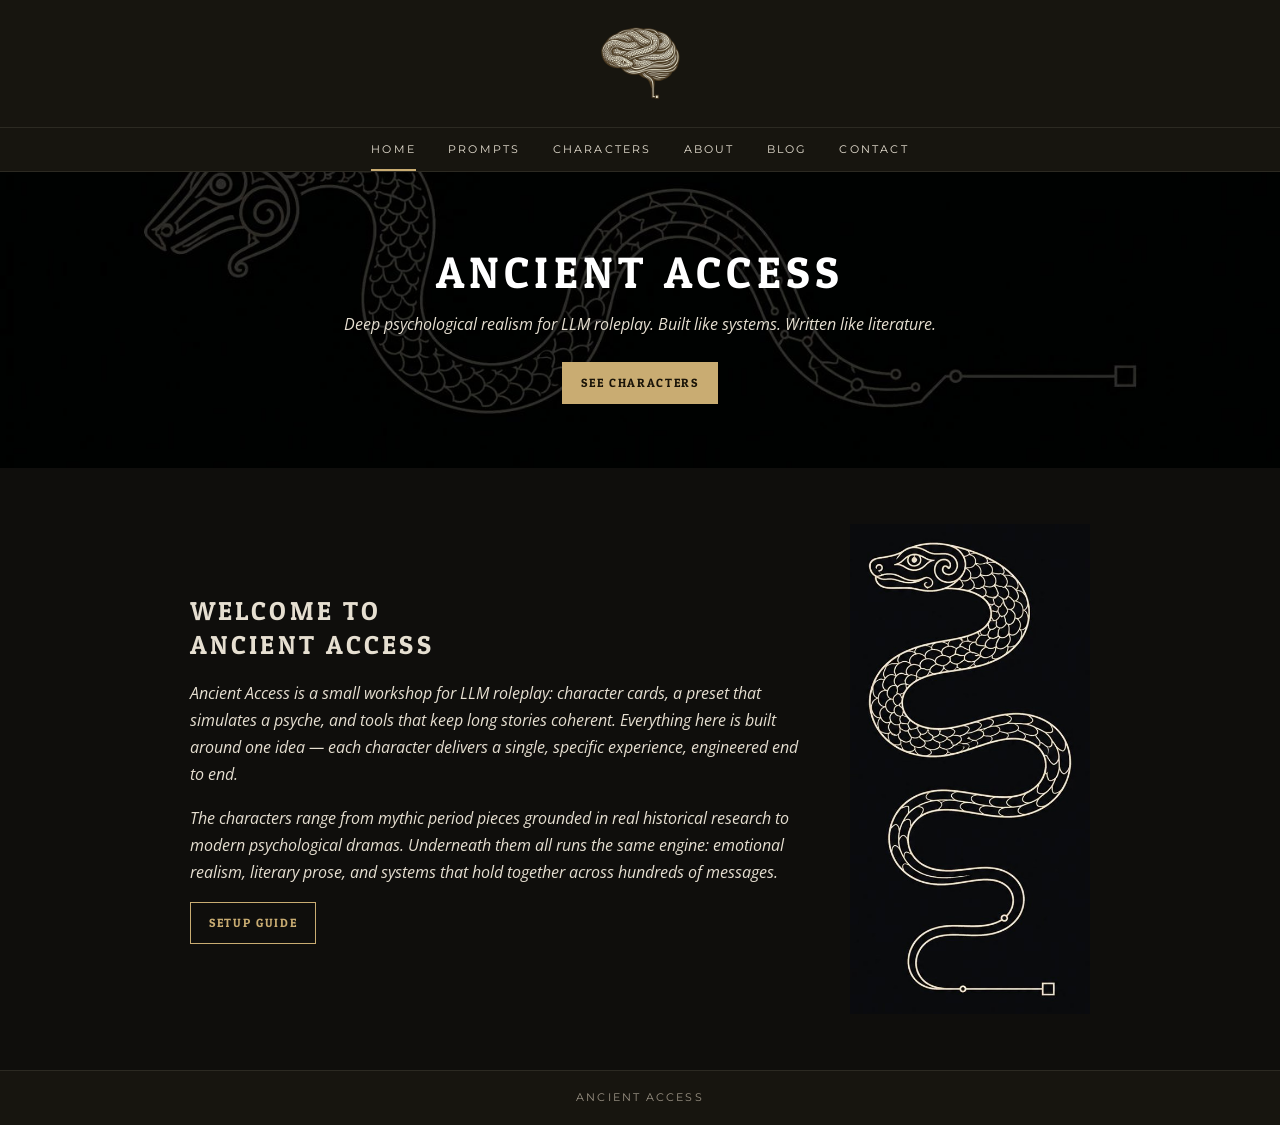
<file: index.html>
<!doctype html>
<html lang="en">
<head>
<meta charset="utf-8">
<meta name="viewport" content="width=device-width, initial-scale=1">
<title>Ancient Access</title>
<meta name="description" content="Deep psychological realism for LLM roleplay. Built like systems. Written like literature.">
<link rel="preconnect" href="https://fonts.googleapis.com">
<link rel="preconnect" href="https://fonts.gstatic.com" crossorigin>
<link href="https://fonts.googleapis.com/css2?family=Montserrat:wght@500&family=Open+Sans:ital,wght@0,400;0,600;1,400&family=Patua+One&display=swap" rel="stylesheet">
<link rel="stylesheet" href="assets/site.css">
<link rel="icon" href="assets/img/logo-mark.png">
<style>
  .home-hero { padding: 72px 16px 64px; }
  .welcome { display: grid; grid-template-columns: minmax(0, 1fr) 240px; gap: 48px; align-items: center; max-width: 900px; margin: 0 auto; }
  .welcome h2 { font-size: 26px; margin: 0 0 18px; }
  .welcome p { font-style: italic; }
  .welcome .snake { background: #0a0b0d; text-align: center; }
  .welcome .snake img { display: block; }
  @media (max-width: 720px) {
    .welcome { grid-template-columns: 1fr; gap: 24px; }
    .welcome .snake { max-width: 220px; margin: 0 auto; }
  }
</style>
</head>
<body>
<header class="site-header">
  <a class="brand" href="index.html"><img src="assets/img/logo.png" alt="Ancient Access"></a>
  <nav class="site-nav">
    <a href="index.html" aria-current="page">Home</a><a href="prompts.html">Prompts</a><a href="characters.html">Characters</a><a href="about.html">About</a><a href="blog.html">Blog</a><a href="contact.html">Contact</a>
  </nav>
</header>

<section class="hero home-hero">
  <h1>Ancient Access</h1>
  <p>Deep psychological realism for LLM roleplay. Built like systems. Written like literature.</p>
  <a class="btn primary" href="characters.html">See characters</a>
</section>

<main class="wrap" style="padding-top:56px">
  <div class="welcome">
    <div>
      <h2>Welcome to<br>Ancient Access</h2>
      <p>Ancient Access is a small workshop for LLM roleplay: character cards, a preset that simulates a psyche, and tools that keep long stories coherent. Everything here is built around one idea — each character delivers a single, specific experience, engineered end to end.</p>
      <p>The characters range from mythic period pieces grounded in real historical research to modern psychological dramas. Underneath them all runs the same engine: emotional realism, literary prose, and systems that hold together across hundreds of messages.</p>
      <a class="btn" href="about.html#setup">Setup guide</a>
    </div>
    <div class="snake"><img src="assets/img/snake.jpg" alt=""></div>
  </div>
</main>

<footer class="site-footer">Ancient Access</footer>
</body>
</html>
</file>
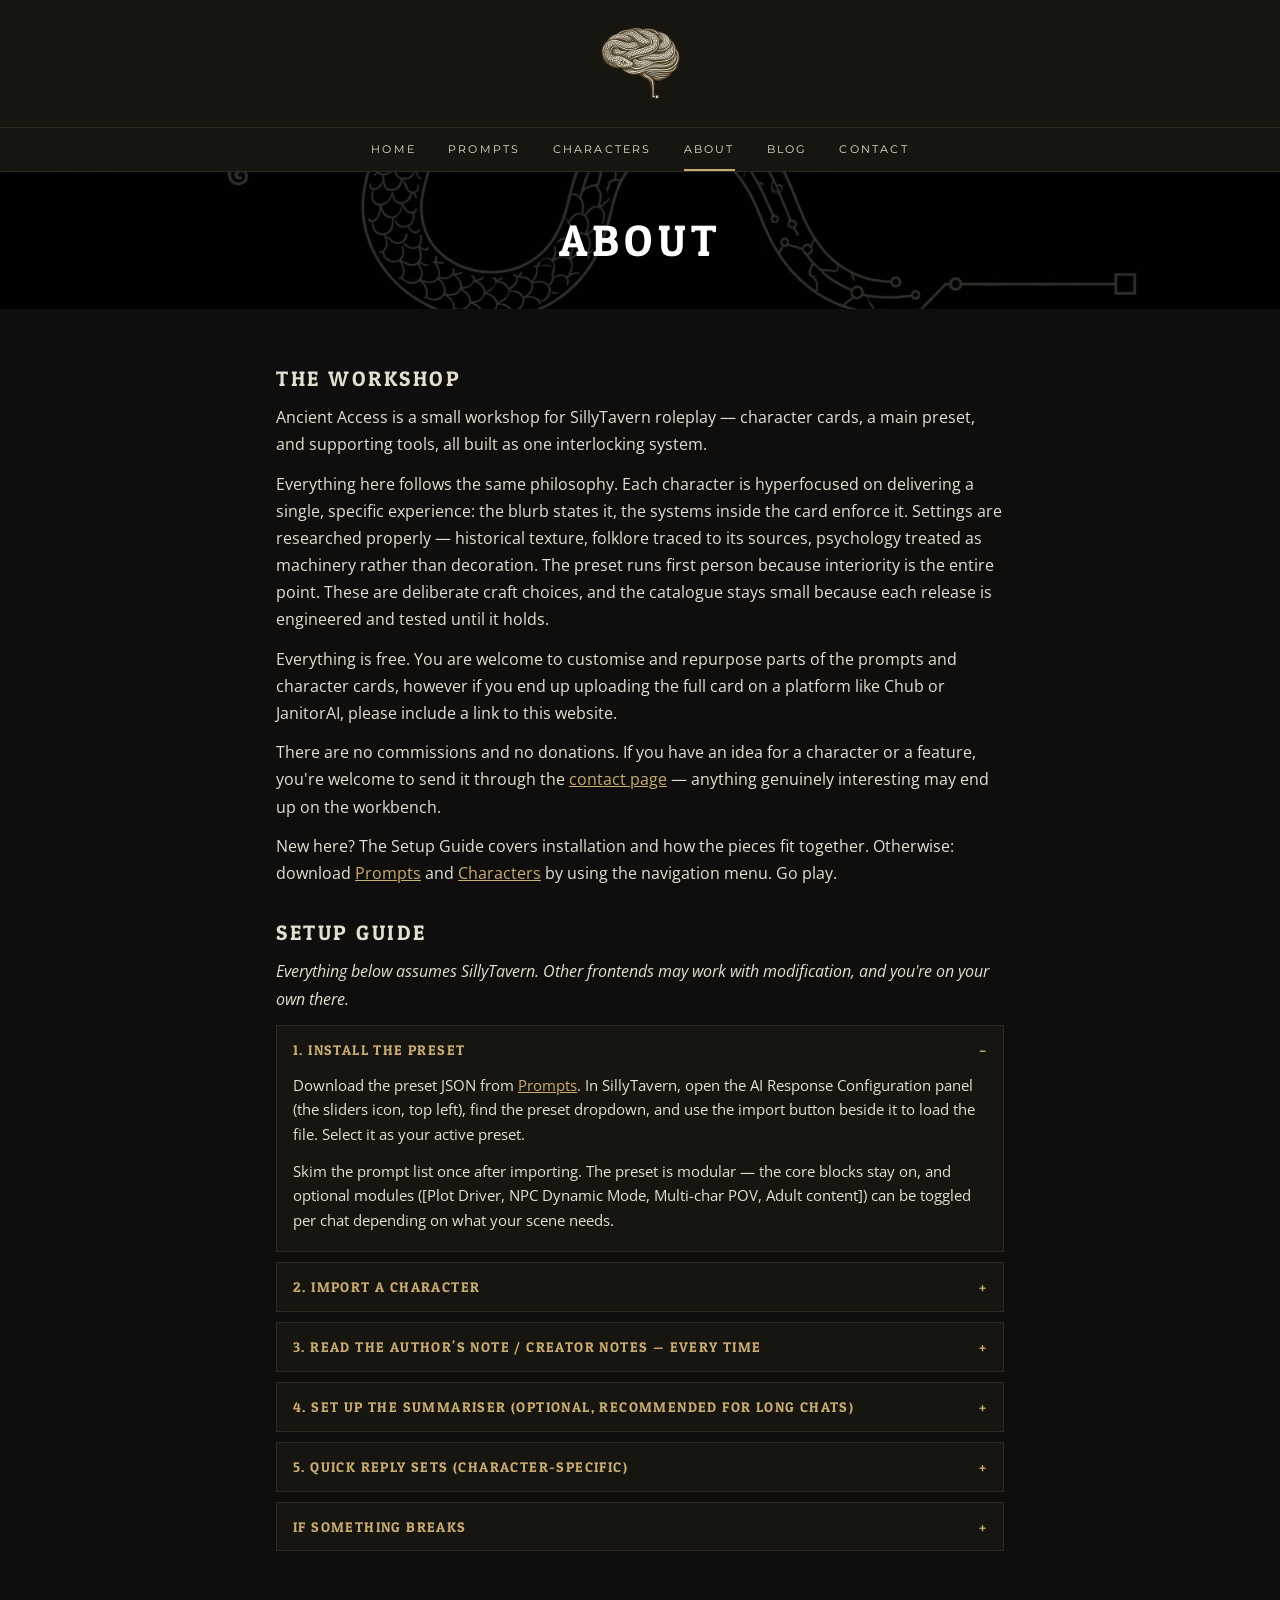
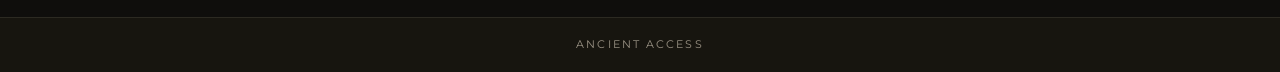
<file: about.html>
<!doctype html>
<html lang="en">
<head>
<meta charset="utf-8">
<meta name="viewport" content="width=device-width, initial-scale=1">
<title>About - Ancient Access</title>
<link rel="preconnect" href="https://fonts.googleapis.com">
<link rel="preconnect" href="https://fonts.gstatic.com" crossorigin>
<link href="https://fonts.googleapis.com/css2?family=Montserrat:wght@500&family=Open+Sans:ital,wght@0,400;0,600;1,400&family=Patua+One&display=swap" rel="stylesheet">
<link rel="stylesheet" href="assets/site.css">
<link rel="icon" href="assets/img/logo-mark.png">
</head>
<body>
<header class="site-header">
  <a class="brand" href="index.html"><img src="assets/img/logo.png" alt="Ancient Access"></a>
  <nav class="site-nav">
    <a href="index.html">Home</a><a href="prompts.html">Prompts</a><a href="characters.html">Characters</a><a href="about.html" aria-current="page">About</a><a href="blog.html">Blog</a><a href="contact.html">Contact</a>
  </nav>
</header>

<section class="hero">
  <h1>About</h1>
</section>

<main class="wrap narrow prose">
  <h2>The workshop</h2>
  <p>Ancient Access is a small workshop for SillyTavern roleplay — character cards, a main preset, and supporting tools, all built as one interlocking system.</p>
  <p>Everything here follows the same philosophy. Each character is hyperfocused on delivering a single, specific experience: the blurb states it, the systems inside the card enforce it. Settings are researched properly — historical texture, folklore traced to its sources, psychology treated as machinery rather than decoration. The preset runs first person because interiority is the entire point. These are deliberate craft choices, and the catalogue stays small because each release is engineered and tested until it holds.</p>
  <p>Everything is free. You are welcome to customise and repurpose parts of the prompts and character cards, however if you end up uploading the full card on a platform like Chub or JanitorAI, please include a link to this website.</p>
  <p>There are no commissions and no donations. If you have an idea for a character or a feature, you're welcome to send it through the <a href="contact.html">contact page</a> — anything genuinely interesting may end up on the workbench.</p>
  <p>New here? The Setup Guide covers installation and how the pieces fit together. Otherwise: download <a href="prompts.html">Prompts</a> and <a href="characters.html">Characters</a> by using the navigation menu. Go play.</p>

  <h2 id="setup">Setup guide</h2>
  <p><em>Everything below assumes SillyTavern. Other frontends may work with modification, and you're on your own there.</em></p>

  <details class="fold" open>
    <summary>1. Install the preset</summary>
    <div>
      <p>Download the preset JSON from <a href="prompts.html">Prompts</a>. In SillyTavern, open the AI Response Configuration panel (the sliders icon, top left), find the preset dropdown, and use the import button beside it to load the file. Select it as your active preset.</p>
      <p>Skim the prompt list once after importing. The preset is modular — the core blocks stay on, and optional modules ([Plot Driver, NPC Dynamic Mode, Multi-char POV, Adult content]) can be toggled per chat depending on what your scene needs.</p>
    </div>
  </details>
  <details class="fold">
    <summary>2. Import a character</summary>
    <div>
      <p>Download the character JSON from <a href="characters.html">Characters</a>. In the Character Management panel (top right), select Import Character from File and choose the file. That's all it takes.</p>
    </div>
  </details>
  <details class="fold">
    <summary>3. Read the Author's Note / creator notes — every time</summary>
    <div>
      <p>This is the step people skip, and it's usually why a character misbehaves. Each card states its own requirements:</p>
      <ul>
        <li>Some characters run on the main preset as-is.</li>
        <li>Some ship with a customised version of the preset baked into their prompt override. For these, the notes will tell you to disable the main preset's [system prompt / overlapping modules] so the two don't conflict.</li>
        <li>Character-specific toggles, POV notes, and content flags live there too.</li>
      </ul>
      <p>The card's blurb tells you what experience you're signing up for. The notes tell you how to get it. Both are short — read both.</p>
    </div>
  </details>
  <details class="fold">
    <summary>4. Set up the summariser (optional, recommended for long chats)</summary>
    <div>
      <p>The summariser is distributed as plain text — copy it from PDF, which you can download from <a href="prompts.html">Prompts</a>. It's written for SillyTavern's built-in Summarize extension: open Extensions (the blocks icon), find Summarize, set it to use the main API, and paste the prompt into the prompt field, replacing the default.</p>
      <p>Since it's plain text, it also transplants into whatever memory extension you prefer — trim and restructure at will.</p>
    </div>
  </details>
  <details class="fold">
    <summary>5. Quick Reply sets (character-specific)</summary>
    <div>
      <p>Some characters (Struan, Gundahar) come with a Quick Reply set that adds extra mechanics. Import it via Extensions → Quick Reply → import, then enable the set. The character's notes explain what the buttons do.</p>
    </div>
  </details>
  <details class="fold">
    <summary>If something breaks</summary>
    <div>
      <p>Check the Author's Notes first, then confirm the preset imported cleanly and the right modules are toggled. Still stuck? Send a message through <a href="contact.html">Contact</a> with your model/backend and a description of what happened.</p>
    </div>
  </details>
</main>

<footer class="site-footer">Ancient Access</footer>
</body>
</html>
</file>
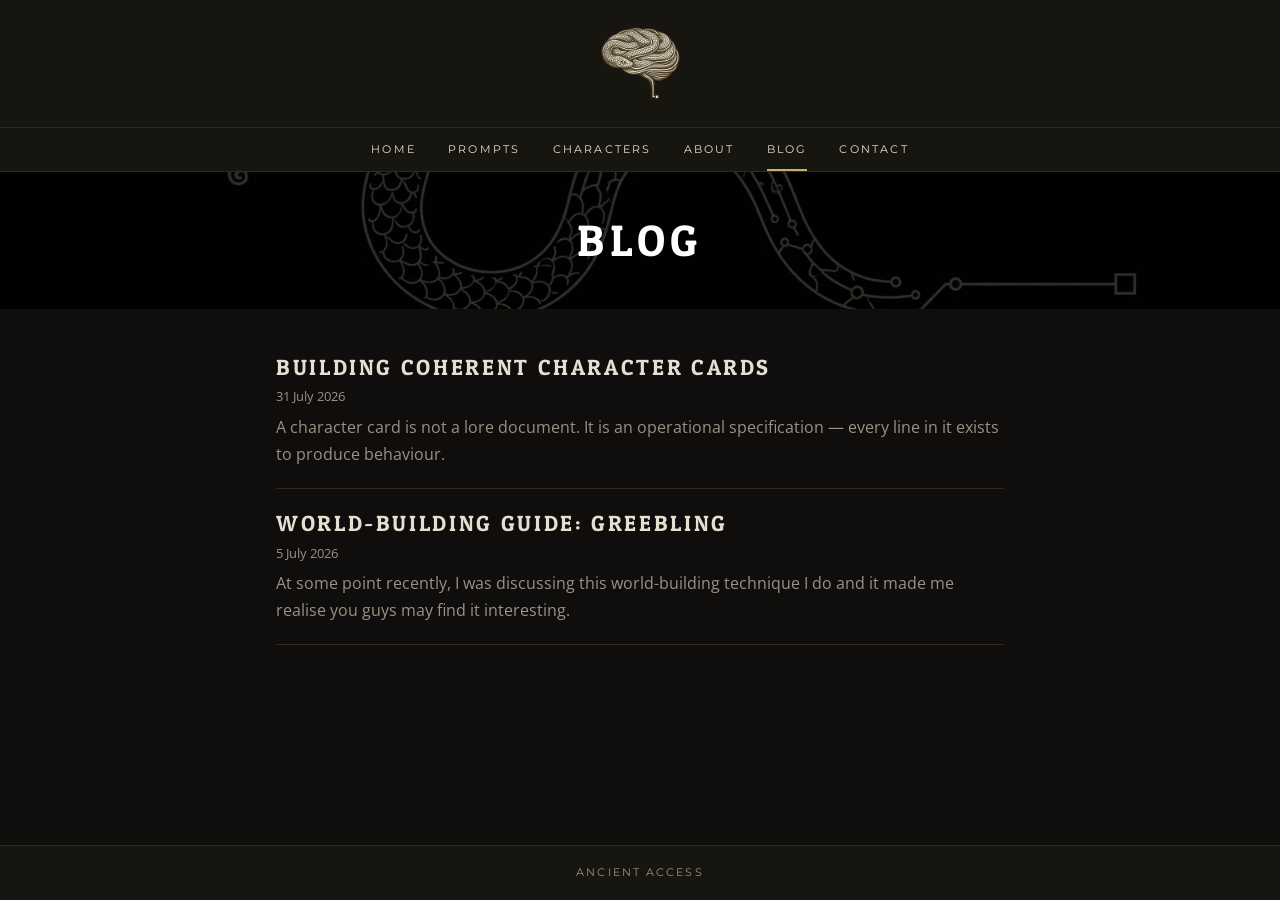
<file: blog.html>
<!doctype html>
<html lang="en">
<head>
<meta charset="utf-8">
<meta name="viewport" content="width=device-width, initial-scale=1">
<title>Blog - Ancient Access</title>
<link rel="preconnect" href="https://fonts.googleapis.com">
<link rel="preconnect" href="https://fonts.gstatic.com" crossorigin>
<link href="https://fonts.googleapis.com/css2?family=Montserrat:wght@500&family=Open+Sans:ital,wght@0,400;0,600;1,400&family=Patua+One&display=swap" rel="stylesheet">
<link rel="stylesheet" href="assets/site.css">
<link rel="icon" href="assets/img/logo-mark.png">
</head>
<body>
<header class="site-header">
  <a class="brand" href="index.html"><img src="assets/img/logo.png" alt="Ancient Access"></a>
  <nav class="site-nav">
    <a href="index.html">Home</a><a href="prompts.html">Prompts</a><a href="characters.html">Characters</a><a href="about.html">About</a><a href="blog.html" aria-current="page">Blog</a><a href="contact.html">Contact</a>
  </nav>
</header>
<section class="hero">
  <h1>Blog</h1>
</section>
<main class="wrap narrow">
<!-- Newest post first. To add a post: copy a file in blog/, change its text, and add an entry here. -->
<ul class="post-list">
  <li>
    <h2><a href="blog/building-coherent-character-cards.html">Building Coherent Character Cards</a></h2>
    <p class="post-meta" style="margin:0"><time datetime="2026-07-31">31 July 2026</time></p>
    <p>A character card is not a lore document. It is an operational specification — every line in it exists to produce behaviour.</p>
  </li>
  <li>
    <h2><a href="blog/world-building-guide-greebling.html">World-building guide: Greebling</a></h2>
    <p class="post-meta" style="margin:0"><time datetime="2026-07-05">5 July 2026</time></p>
    <p>At some point recently, I was discussing this world-building technique I do and it made me realise you guys may find it interesting.</p>
  </li>
</ul>
</main>

<footer class="site-footer">Ancient Access</footer>
</body>
</html>
</file>
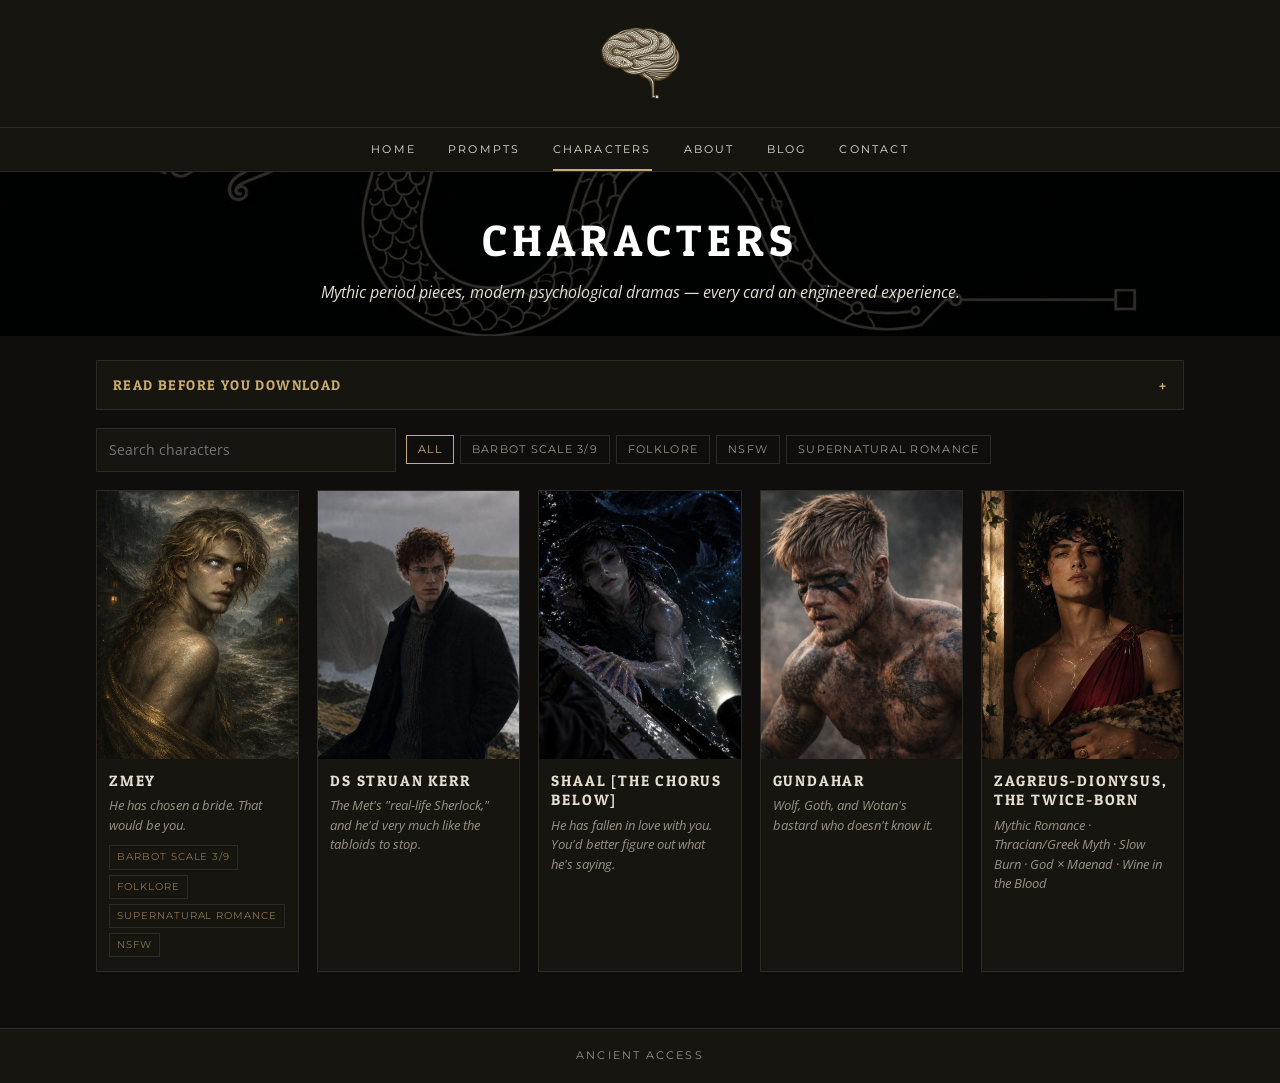
<file: characters.html>
<!doctype html>
<html lang="en">
<head>
<meta charset="utf-8">
<meta name="viewport" content="width=device-width, initial-scale=1">
<title>Characters - Ancient Access</title>
<link rel="preconnect" href="https://fonts.googleapis.com">
<link rel="preconnect" href="https://fonts.gstatic.com" crossorigin>
<link href="https://fonts.googleapis.com/css2?family=Montserrat:wght@500&family=Open+Sans:ital,wght@0,400;0,600;1,400&family=Patua+One&display=swap" rel="stylesheet">
<link rel="stylesheet" href="assets/site.css">
<link rel="icon" href="assets/img/logo-mark.png">
</head>
<body>
<header class="site-header">
  <a class="brand" href="index.html"><img src="assets/img/logo.png" alt="Ancient Access"></a>
  <nav class="site-nav">
    <a href="index.html">Home</a><a href="prompts.html">Prompts</a><a href="characters.html" aria-current="page">Characters</a><a href="about.html">About</a><a href="blog.html">Blog</a><a href="contact.html">Contact</a>
  </nav>
</header>

<section class="hero">
  <h1>Characters</h1>
  <p>Mythic period pieces, modern psychological dramas — every card an engineered experience.</p>
</section>

<main class="wrap">
  <details class="fold quiet">
    <summary>Read before you download</summary>
    <div>
      <p>Every character below is hyperfocused on one experience — the blurb tells you exactly what you're signing up for, so trust it. Most are written and tested against my preset; some ship with a customised version baked into their prompt override. The Author's Notes on each card tell you which setup applies.</p>
      <p>Download the card and any related QR sets, import everything into SillyTavern, read the creator notes. Then go.</p>
    </div>
  </details>

  <div class="toolbar">
    <input class="search" id="q" type="search" placeholder="Search characters" aria-label="Search characters">
    <div class="chips" id="chips"></div>
  </div>

  <div class="grid" id="grid"></div>
</main>

<footer class="site-footer">Ancient Access</footer>

<script src="assets/site.js"></script>
<script>
// The catalogue lives in characters.json. An entry with a "card" PNG takes its
// name and tags from the card; anything written in the entry adds to the tags
// or overrides the rest.
let CHARACTERS = [];
let activeTag = "all";
const grid = document.getElementById("grid");
const q = document.getElementById("q");
const chipsEl = document.getElementById("chips");

async function load() {
  const entries = await (await fetch("characters.json")).json();
  CHARACTERS = await Promise.all(entries.map(async e => {
    let card = null;
    if (e.card) {
      try { card = await readCard(e.card); } catch (err) { console.warn("Could not read card", e.card, err); }
    }
    // Keep the first spelling seen for each tag, keyed case-insensitively.
    const tags = new Map();
    for (const t of [...(card?.tags || []), ...(e.tags || [])]) {
      const k = tagKey(t);
      if (k && !tags.has(k)) tags.set(k, tagLabel(t));
    }
    // A persona the user plays: its card supplies the name and is the download.
    let persona = null;
    if (e.persona) {
      let pc = null;
      if (e.persona.card && !e.persona.name) {
        try { pc = await readCard(e.persona.card); } catch (err) { console.warn("Could not read card", e.persona.card, err); }
      }
      persona = {
        name: e.persona.name || pc?.name || "Persona",
        art: e.persona.art || e.persona.card || "",
        text: e.persona.text || "",
        file: e.persona.file || e.persona.card || ""
      };
    }
    const sections = e.sections || [];
    return {
      persona,
      name: e.name || card?.name || "Untitled",
      tagline: e.tagline || "",
      art: e.art || e.card || "",
      tags,
      tabs: [
        ...(e.warning ? [{ title: e.warningLabel || "Content warning", text: [e.warning], warn: true }] : []),
        ...sections.map(s => ({ title: s.title, text: s.text }))
      ],
      downloads: [...(e.downloads || []), ...(e.card && !e.downloads ? [{ label: "Download card", file: e.card }] : [])],
      haystack: [e.name, card?.name, e.tagline, e.warning, ...sections.flatMap(s => s.text)].join(" ").toLowerCase()
    };
  }));

  const all = new Map();
  CHARACTERS.forEach(c => c.tags.forEach((label, k) => { if (!all.has(k)) all.set(k, label); }));
  const keys = [...all.keys()].sort((a, b) => all.get(a).localeCompare(all.get(b)));
  chipsEl.innerHTML = [`<button class="chip on" data-tag="all">All</button>`,
    ...keys.map(k => `<button class="chip" data-tag="${esc(k)}">${esc(all.get(k))}</button>`)].join("");
  render();
}

chipsEl.addEventListener("click", e => {
  const b = e.target.closest(".chip"); if (!b) return;
  activeTag = b.dataset.tag;
  chipsEl.querySelectorAll(".chip").forEach(c => c.classList.toggle("on", c === b));
  render();
});
q.addEventListener("input", render);

function render() {
  const term = q.value.trim().toLowerCase();
  const list = CHARACTERS.filter(c =>
    (activeTag === "all" || c.tags.has(activeTag)) &&
    (!term || c.haystack.includes(term) || [...c.tags.values()].some(t => t.toLowerCase().includes(term))));
  grid.innerHTML = list.length ? list.map(c => `
    <button class="tile" data-i="${CHARACTERS.indexOf(c)}">
      <div class="art" ${c.art ? `style="background-image:url('${esc(c.art)}')"` : ""}></div>
      <div class="body">
        <h3>${esc(c.name)}</h3>
        <p>${esc(c.tagline)}</p>
        ${c.tags.size ? `<div class="tags">${[...c.tags.values()].map(t => `<span>${esc(t)}</span>`).join("")}</div>` : ""}
      </div>
    </button>`).join("") : `<div class="empty">No characters match.</div>`;
}

grid.addEventListener("click", e => {
  const t = e.target.closest(".tile"); if (!t) return;
  const c = CHARACTERS[t.dataset.i];
  detail({ ...c, tags: [...c.tags.values()] });
});

load().catch(err => {
  console.error(err);
  grid.innerHTML = `<div class="empty">Couldn't load the character list.</div>`;
});
</script>
</body>
</html>
</file>
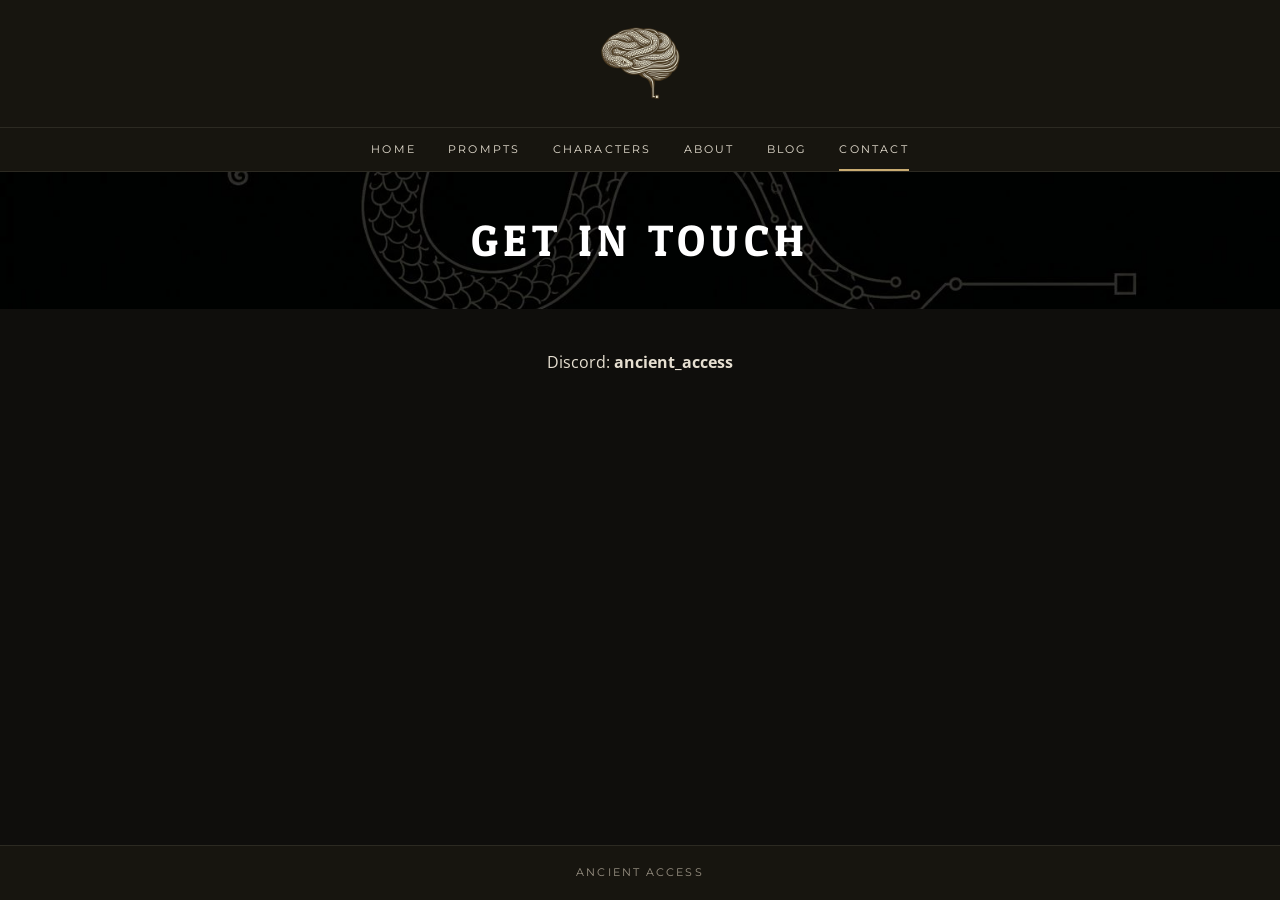
<file: contact.html>
<!doctype html>
<html lang="en">
<head>
<meta charset="utf-8">
<meta name="viewport" content="width=device-width, initial-scale=1">
<title>Contact - Ancient Access</title>
<link rel="preconnect" href="https://fonts.googleapis.com">
<link rel="preconnect" href="https://fonts.gstatic.com" crossorigin>
<link href="https://fonts.googleapis.com/css2?family=Montserrat:wght@500&family=Open+Sans:ital,wght@0,400;0,600;1,400&family=Patua+One&display=swap" rel="stylesheet">
<link rel="stylesheet" href="assets/site.css">
<link rel="icon" href="assets/img/logo-mark.png">
</head>
<body>
<header class="site-header">
  <a class="brand" href="index.html"><img src="assets/img/logo.png" alt="Ancient Access"></a>
  <nav class="site-nav">
    <a href="index.html">Home</a><a href="prompts.html">Prompts</a><a href="characters.html">Characters</a><a href="about.html">About</a><a href="blog.html">Blog</a><a href="contact.html" aria-current="page">Contact</a>
  </nav>
</header>

<section class="hero">
  <h1>Get in touch</h1>
</section>

<main class="wrap narrow" style="text-align:center">
  <p>Discord: <strong>ancient_access</strong></p>
</main>

<footer class="site-footer">Ancient Access</footer>
</body>
</html>
</file>
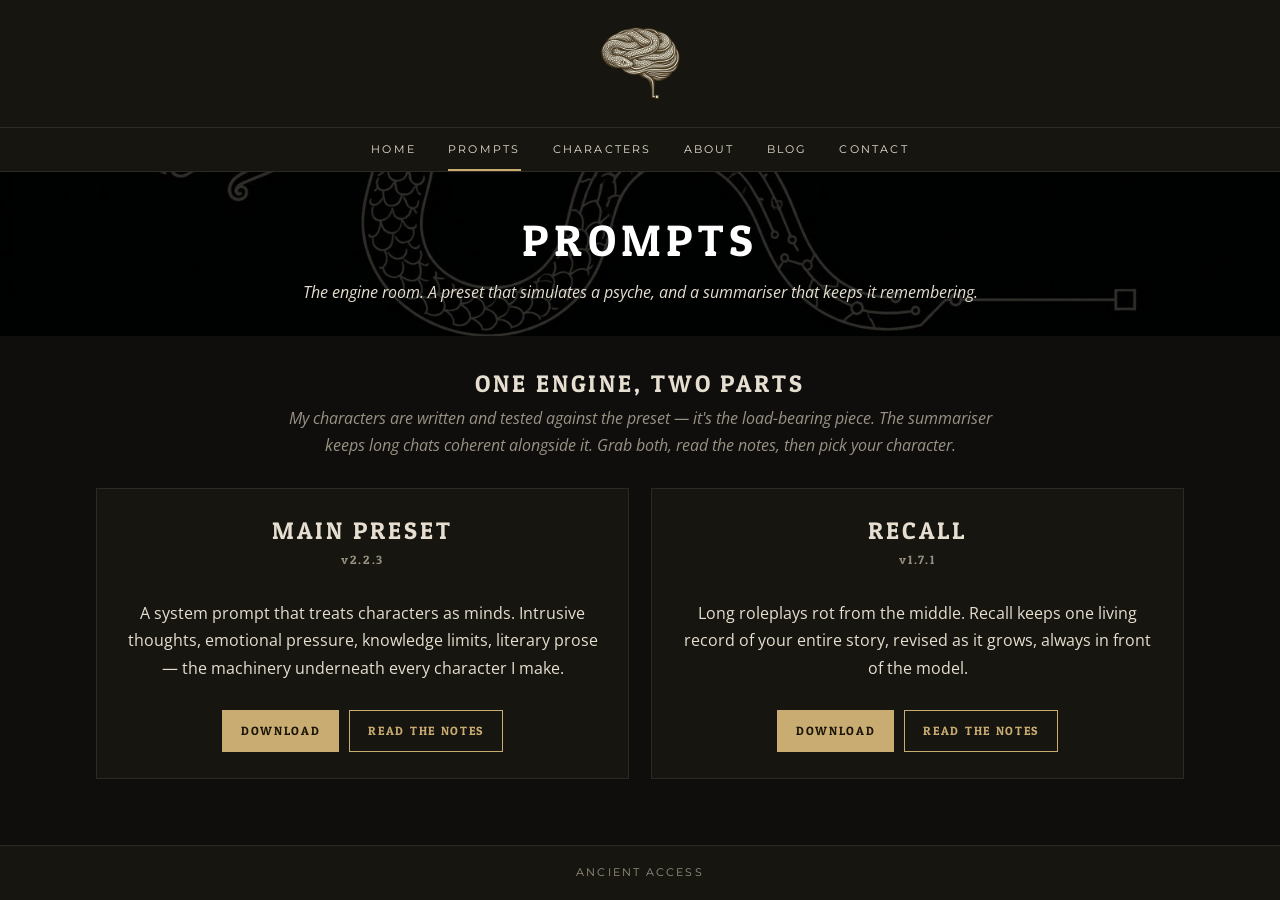
<file: prompts.html>
<!doctype html>
<html lang="en">
<head>
<meta charset="utf-8">
<meta name="viewport" content="width=device-width, initial-scale=1">
<title>Prompts - Ancient Access</title>
<link rel="preconnect" href="https://fonts.googleapis.com">
<link rel="preconnect" href="https://fonts.gstatic.com" crossorigin>
<link href="https://fonts.googleapis.com/css2?family=Montserrat:wght@500&family=Open+Sans:ital,wght@0,400;0,600;1,400&family=Patua+One&display=swap" rel="stylesheet">
<link rel="stylesheet" href="assets/site.css">
<link rel="icon" href="assets/img/logo-mark.png">
</head>
<body>
<header class="site-header">
  <a class="brand" href="index.html"><img src="assets/img/logo.png" alt="Ancient Access"></a>
  <nav class="site-nav">
    <a href="index.html">Home</a><a href="prompts.html" aria-current="page">Prompts</a><a href="characters.html">Characters</a><a href="about.html">About</a><a href="blog.html">Blog</a><a href="contact.html">Contact</a>
  </nav>
</header>

<section class="hero">
  <h1>Prompts</h1>
  <p>The engine room. A preset that simulates a psyche, and a summariser that keeps it remembering.</p>
</section>

<main class="wrap">
  <h2 style="text-align:center;margin:8px 0 6px">One engine, two parts</h2>
  <p class="lede">My characters are written and tested against the preset — it's the load-bearing piece. The summariser keeps long chats coherent alongside it. Grab both, read the notes, then pick your character.</p>
  <div class="duo" id="list"></div>
</main>

<footer class="site-footer">Ancient Access</footer>

<script src="assets/site.js"></script>
<script>
// Everything shown here comes from prompts.json.
let PROMPTS = [];
const list = document.getElementById("list");

fetch("prompts.json").then(r => r.json()).then(items => {
  PROMPTS = items;
  list.innerHTML = items.map((p, i) => `
    <section class="panel">
      <h2>${esc(p.name)}</h2>
      <div class="ver">${esc(p.version || "")}</div>
      <p class="summary">${inline(p.summary)}</p>
      <div class="actions">
        ${(p.downloads || []).map((d, j) => `<a class="btn ${j ? "" : "primary"}" href="${esc(d.file)}" target="_blank" rel="noopener">${esc(d.label)}</a>`).join("")}
        <button class="btn" data-i="${i}">Read the notes</button>
      </div>
    </section>`).join("");
}).catch(err => {
  console.error(err);
  list.innerHTML = `<p class="empty">Couldn't load the prompt list.</p>`;
});

list.addEventListener("click", e => {
  const b = e.target.closest("button[data-i]"); if (!b) return;
  const p = PROMPTS[b.dataset.i];
  detail({ name: p.name, tagline: p.version, tabs: p.sections, downloads: p.downloads });
});
</script>
</body>
</html>
</file>
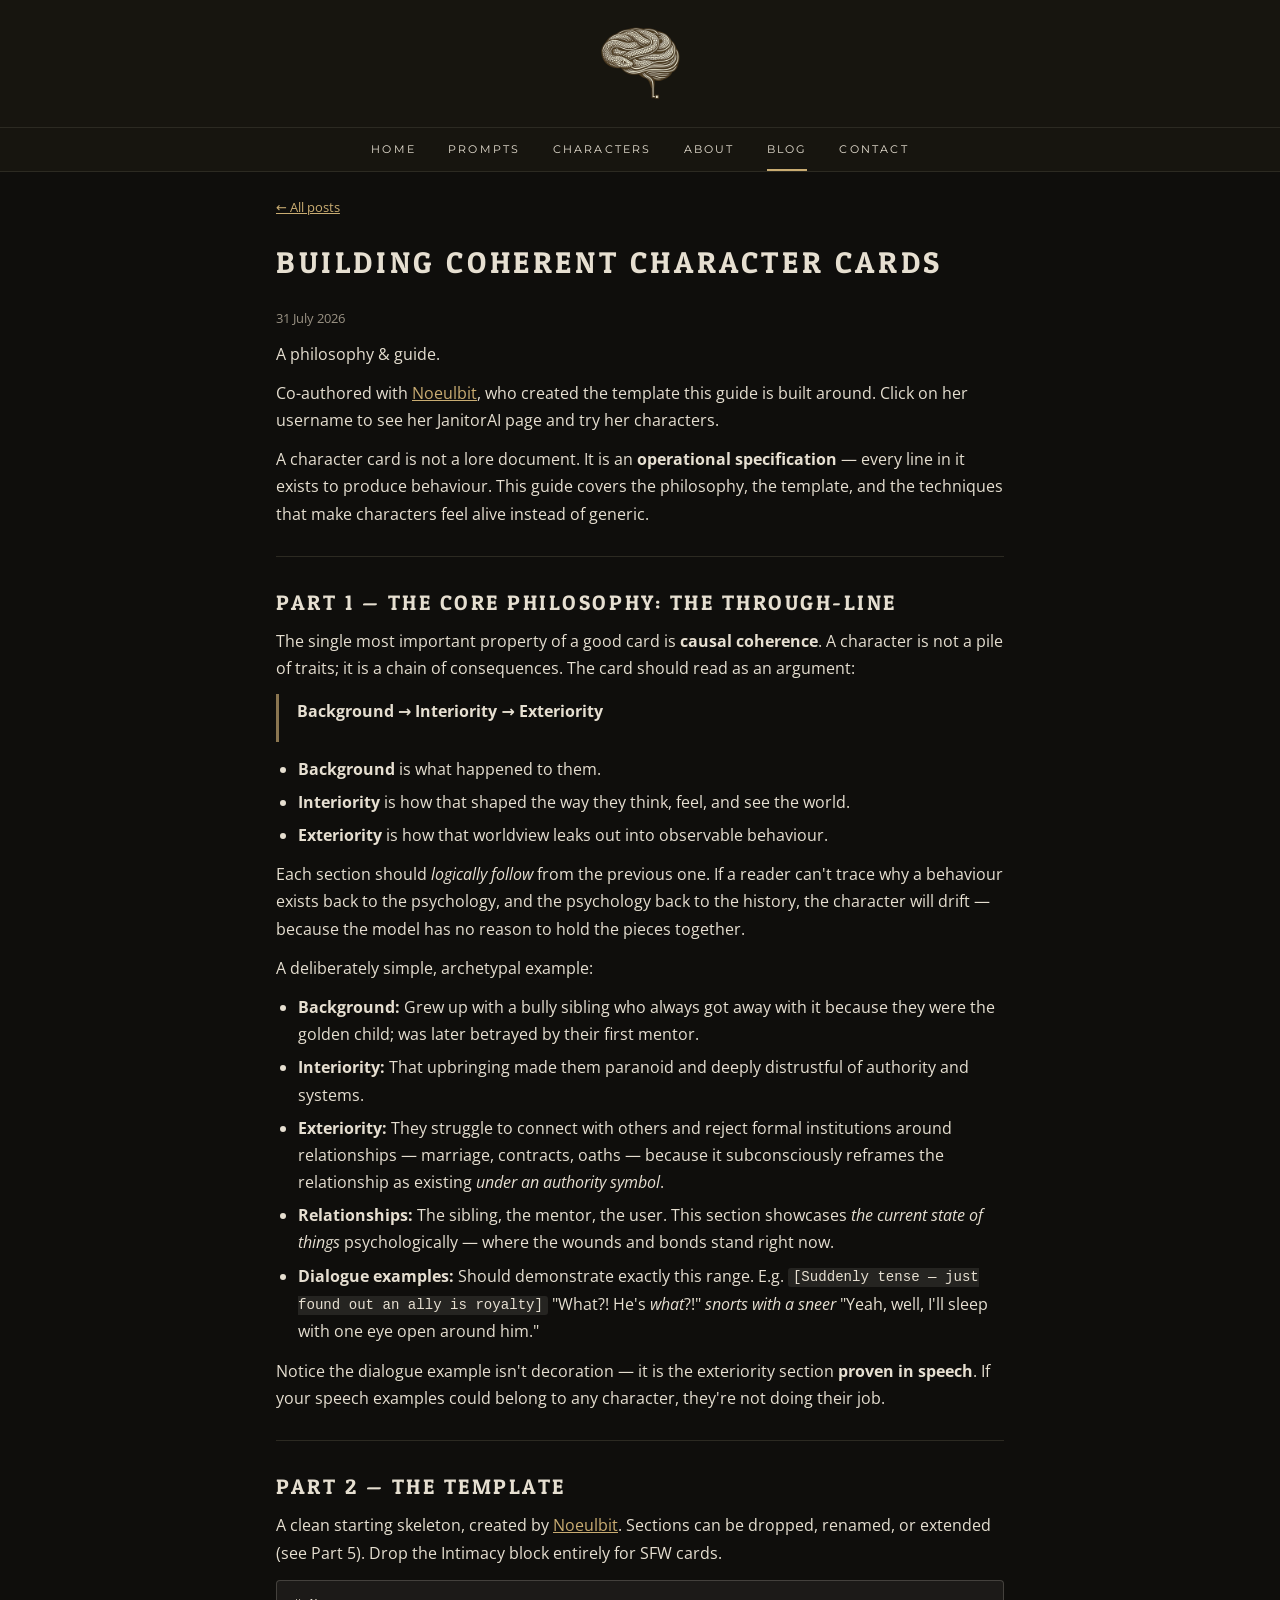
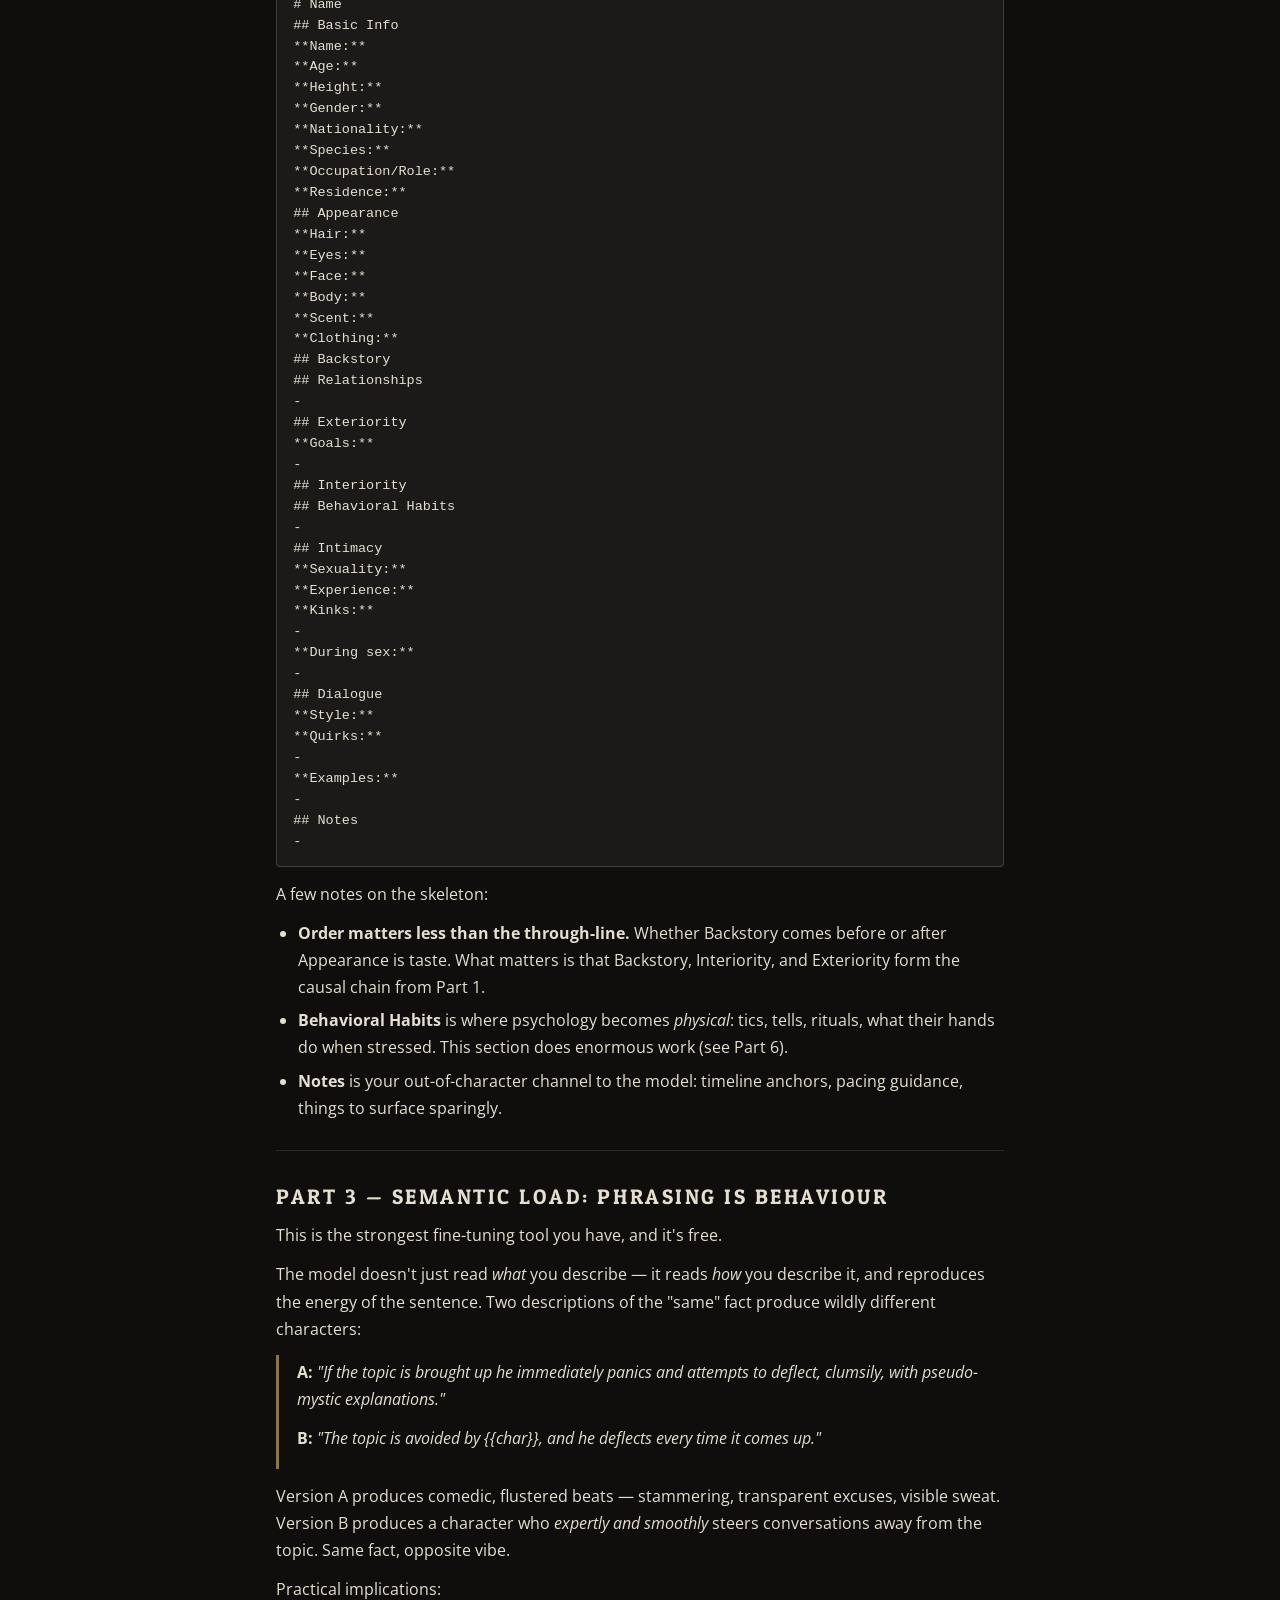
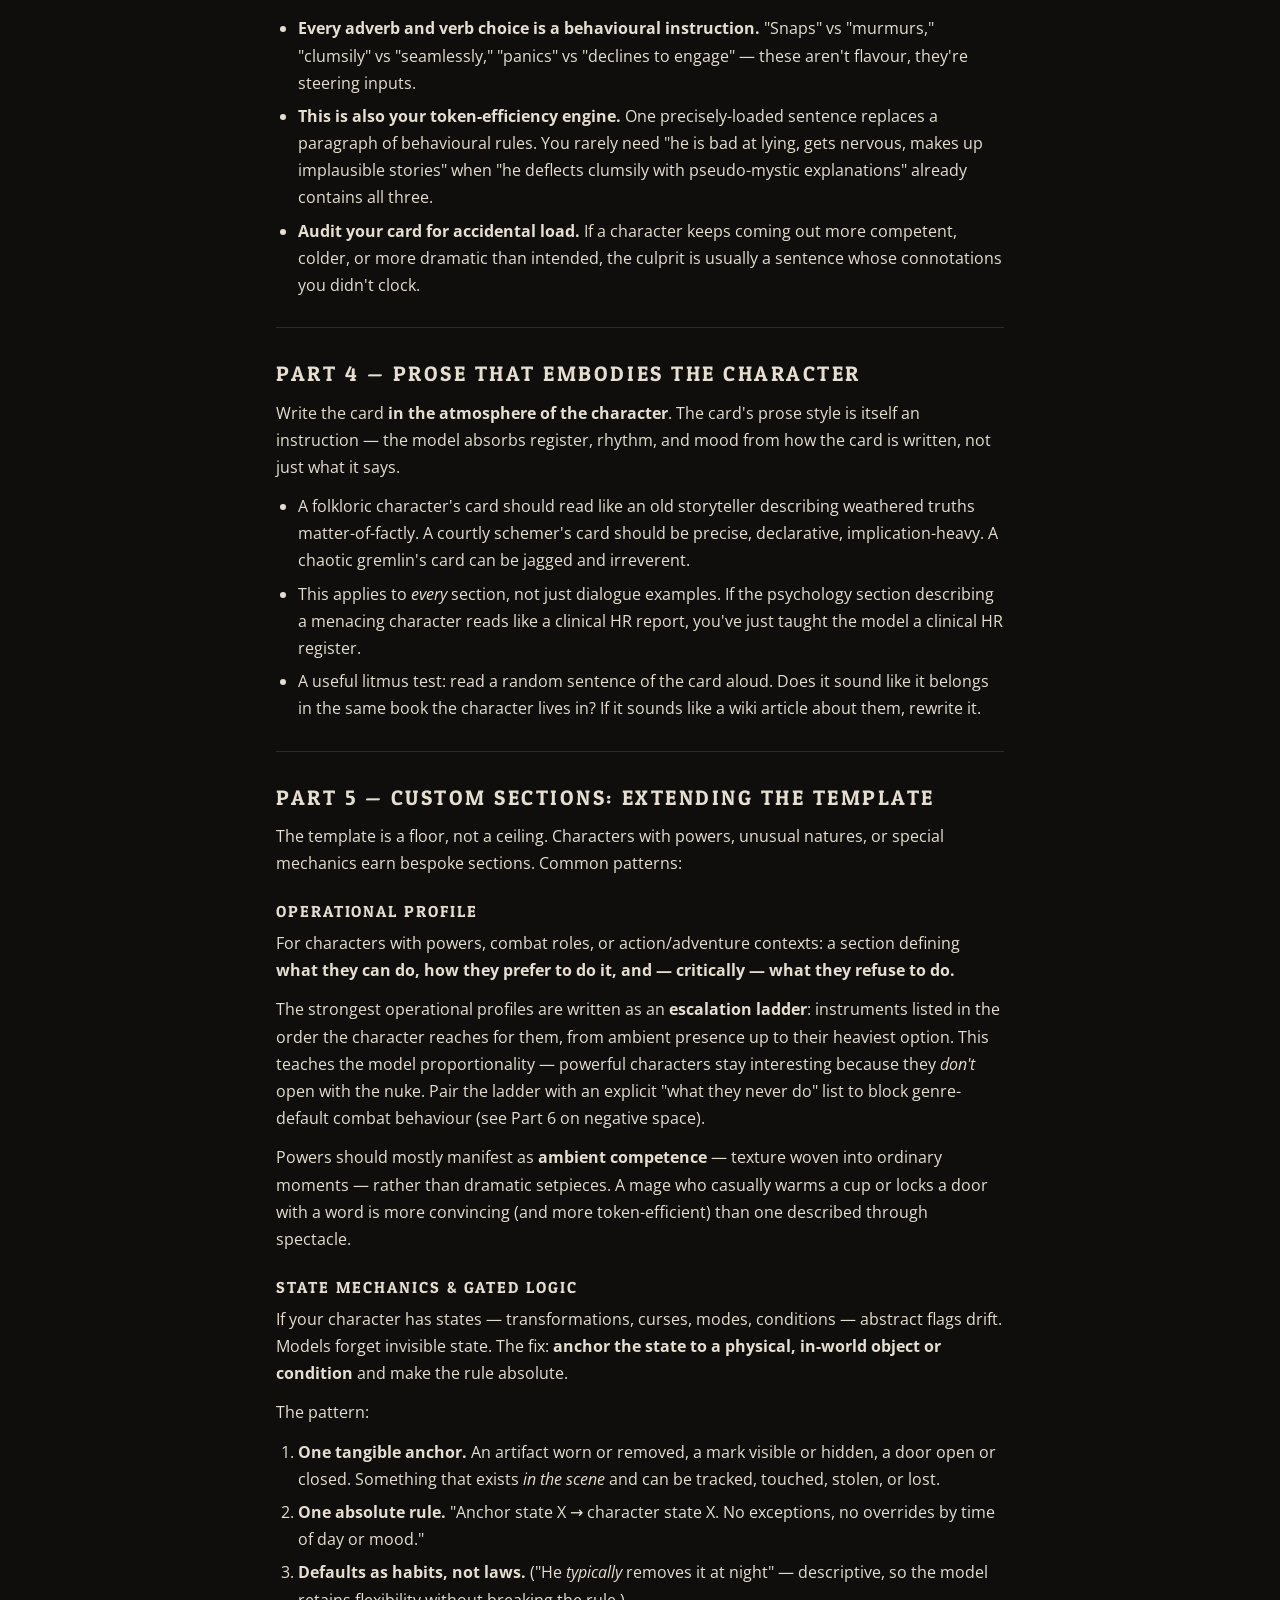
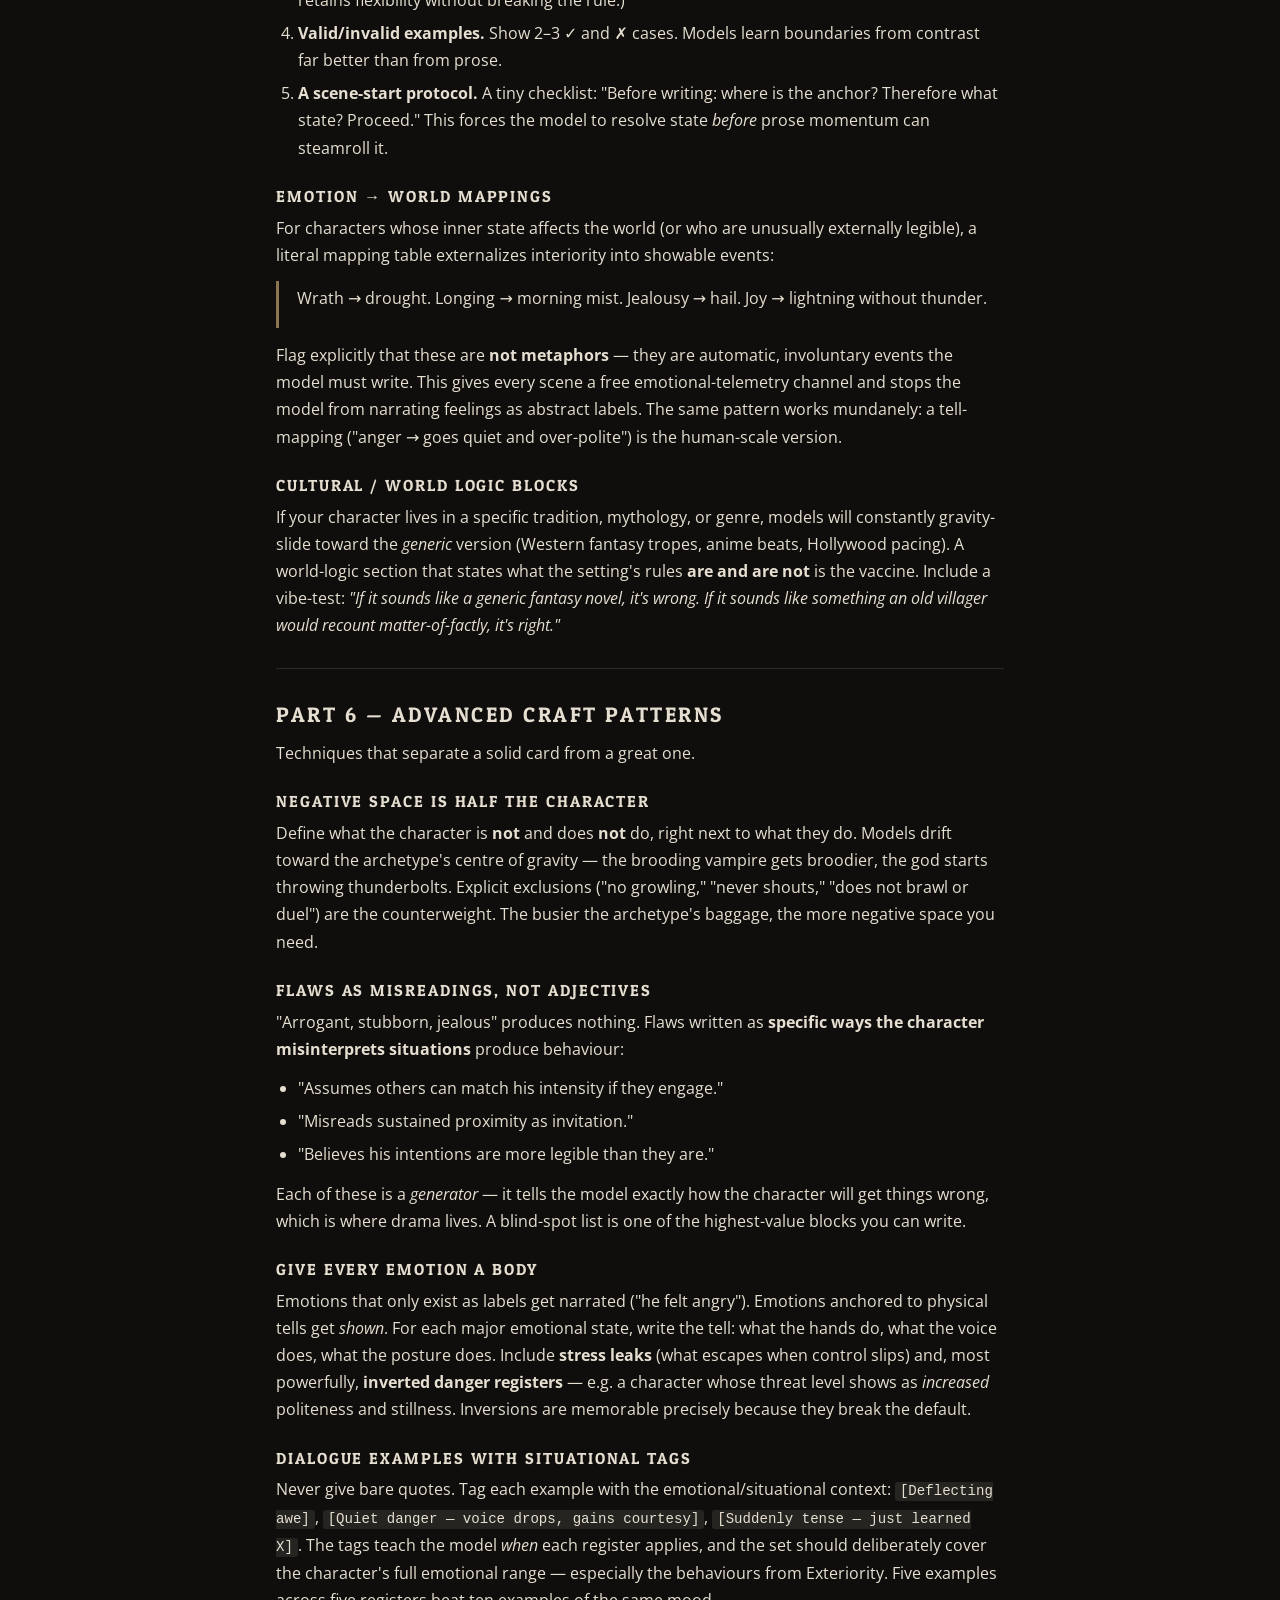
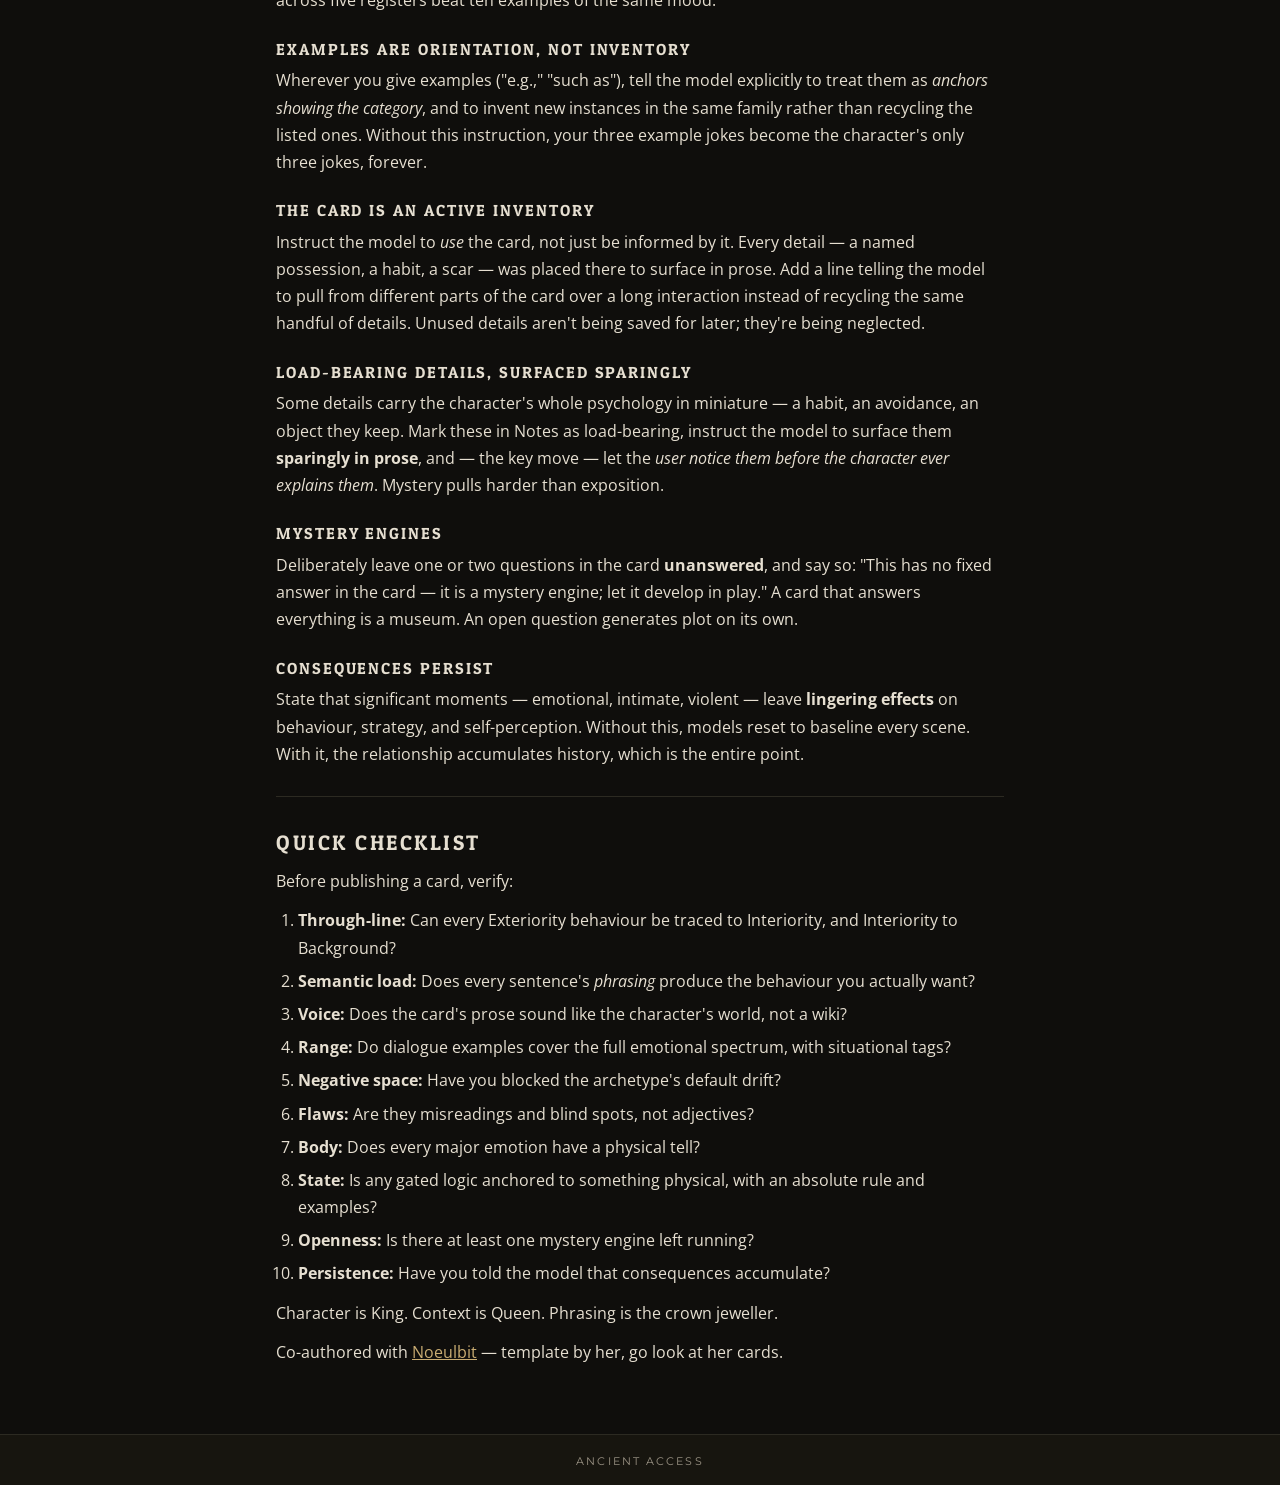
<file: blog/building-coherent-character-cards.html>
<!doctype html>
<html lang="en">
<head>
<meta charset="utf-8">
<meta name="viewport" content="width=device-width, initial-scale=1">
<title>Building Coherent Character Cards - Ancient Access</title>
<link rel="preconnect" href="https://fonts.googleapis.com">
<link rel="preconnect" href="https://fonts.gstatic.com" crossorigin>
<link href="https://fonts.googleapis.com/css2?family=Montserrat:wght@500&family=Open+Sans:ital,wght@0,400;0,600;1,400&family=Patua+One&display=swap" rel="stylesheet">
<link rel="stylesheet" href="../assets/site.css">
<link rel="icon" href="../assets/img/logo-mark.png">
</head>
<body>
<header class="site-header">
  <a class="brand" href="../index.html"><img src="../assets/img/logo.png" alt="Ancient Access"></a>
  <nav class="site-nav">
    <a href="../index.html">Home</a><a href="../prompts.html">Prompts</a><a href="../characters.html">Characters</a><a href="../about.html">About</a><a href="../blog.html" aria-current="page">Blog</a><a href="../contact.html">Contact</a>
  </nav>
</header>

<main class="wrap narrow prose">
<p class="post-meta"><a href="../blog.html">← All posts</a></p>
<article>
<h1>Building Coherent Character Cards</h1>
<p class="post-meta"><time datetime="2026-07-31">31 July 2026</time></p>
<p>A philosophy &amp; guide.</p>
<p>Co-authored with <a target="_blank" rel="noopener" href="https://janitorai.com/profiles/cfa1e6c0-b0d0-42a7-bc32-465ee6577d13_profile-of-noeulbit">Noeulbit</a>, who created the template this guide is built around. Click on her username to see her JanitorAI page and try her characters.</p>
<p>A character card is not a lore document. It is an <strong>operational specification</strong> — every line in it exists to produce behaviour. This guide covers the philosophy, the template, and the techniques that make characters feel alive instead of generic.</p>
<hr>
<h2>Part 1 — The Core Philosophy: The Through-Line</h2>
<p>The single most important property of a good card is <strong>causal coherence</strong>. A character is not a pile of traits; it is a chain of consequences. The card should read as an argument:</p>
<blockquote>
<p><strong>Background → Interiority → Exteriority</strong></p>
</blockquote>
<ul>
<li><strong>Background</strong> is what happened to them.</li>
<li><strong>Interiority</strong> is how that shaped the way they think, feel, and see the world.</li>
<li><strong>Exteriority</strong> is how that worldview leaks out into observable behaviour.</li>
</ul>
<p>Each section should <em>logically follow</em> from the previous one. If a reader can't trace why a behaviour exists back to the psychology, and the psychology back to the history, the character will drift — because the model has no reason to hold the pieces together.</p>
<p>A deliberately simple, archetypal example:</p>
<ul>
<li><strong>Background:</strong> Grew up with a bully sibling who always got away with it because they were the golden child; was later betrayed by their first mentor.</li>
<li><strong>Interiority:</strong> That upbringing made them paranoid and deeply distrustful of authority and systems.</li>
<li><strong>Exteriority:</strong> They struggle to connect with others and reject formal institutions around relationships — marriage, contracts, oaths — because it subconsciously reframes the relationship as existing <em>under an authority symbol</em>.</li>
<li><strong>Relationships:</strong> The sibling, the mentor, the user. This section showcases <em>the current state of things</em> psychologically — where the wounds and bonds stand right now.</li>
<li><strong>Dialogue examples:</strong> Should demonstrate exactly this range. E.g. <code>[Suddenly tense — just found out an ally is royalty]</code> "What?! He's <em>what</em>?!" <em>snorts with a sneer</em> "Yeah, well, I'll sleep with one eye open around him."</li>
</ul>
<p>Notice the dialogue example isn't decoration — it is the exteriority section <strong>proven in speech</strong>. If your speech examples could belong to any character, they're not doing their job.</p>
<hr>
<h2>Part 2 — The Template</h2>
<p>A clean starting skeleton, created by <a target="_blank" rel="noopener" href="https://janitorai.com/profiles/cfa1e6c0-b0d0-42a7-bc32-465ee6577d13_profile-of-noeulbit">Noeulbit</a>. Sections can be dropped, renamed, or extended (see Part 5). Drop the Intimacy block entirely for SFW cards.</p>
<pre># Name
## Basic Info
**Name:**
**Age:**
**Height:**
**Gender:**
**Nationality:**
**Species:**
**Occupation/Role:**
**Residence:**
## Appearance
**Hair:**
**Eyes:**
**Face:**
**Body:**
**Scent:**
**Clothing:**
## Backstory
## Relationships
-
## Exteriority
**Goals:**
-
## Interiority
## Behavioral Habits
-
## Intimacy
**Sexuality:**
**Experience:**
**Kinks:**
-
**During sex:**
-
## Dialogue
**Style:**
**Quirks:**
-
**Examples:**
-
## Notes
-</pre>
<p>A few notes on the skeleton:</p>
<ul>
<li><strong>Order matters less than the through-line.</strong> Whether Backstory comes before or after Appearance is taste. What matters is that Backstory, Interiority, and Exteriority form the causal chain from Part 1.</li>
<li><strong>Behavioral Habits</strong> is where psychology becomes <em>physical</em>: tics, tells, rituals, what their hands do when stressed. This section does enormous work (see Part 6).</li>
<li><strong>Notes</strong> is your out-of-character channel to the model: timeline anchors, pacing guidance, things to surface sparingly.</li>
</ul>
<hr>
<h2>Part 3 — Semantic Load: Phrasing IS Behaviour</h2>
<p>This is the strongest fine-tuning tool you have, and it's free.</p>
<p>The model doesn't just read <em>what</em> you describe — it reads <em>how</em> you describe it, and reproduces the energy of the sentence. Two descriptions of the "same" fact produce wildly different characters:</p>
<blockquote>
<p><strong>A:</strong> <em>"If the topic is brought up he immediately panics and attempts to deflect, clumsily, with pseudo-mystic explanations."</em></p>
<p><strong>B:</strong> <em>"The topic is avoided by {{char}}, and he deflects every time it comes up."</em></p>
</blockquote>
<p>Version A produces comedic, flustered beats — stammering, transparent excuses, visible sweat. Version B produces a character who <em>expertly and smoothly</em> steers conversations away from the topic. Same fact, opposite vibe.</p>
<p>Practical implications:</p>
<ul>
<li><strong>Every adverb and verb choice is a behavioural instruction.</strong> "Snaps" vs "murmurs," "clumsily" vs "seamlessly," "panics" vs "declines to engage" — these aren't flavour, they're steering inputs.</li>
<li><strong>This is also your token-efficiency engine.</strong> One precisely-loaded sentence replaces a paragraph of behavioural rules. You rarely need "he is bad at lying, gets nervous, makes up implausible stories" when "he deflects clumsily with pseudo-mystic explanations" already contains all three.</li>
<li><strong>Audit your card for accidental load.</strong> If a character keeps coming out more competent, colder, or more dramatic than intended, the culprit is usually a sentence whose connotations you didn't clock.</li>
</ul>
<hr>
<h2>Part 4 — Prose That Embodies the Character</h2>
<p>Write the card <strong>in the atmosphere of the character</strong>. The card's prose style is itself an instruction — the model absorbs register, rhythm, and mood from how the card is written, not just what it says.</p>
<ul>
<li>A folkloric character's card should read like an old storyteller describing weathered truths matter-of-factly. A courtly schemer's card should be precise, declarative, implication-heavy. A chaotic gremlin's card can be jagged and irreverent.</li>
<li>This applies to <em>every</em> section, not just dialogue examples. If the psychology section describing a menacing character reads like a clinical HR report, you've just taught the model a clinical HR register.</li>
<li>A useful litmus test: read a random sentence of the card aloud. Does it sound like it belongs in the same book the character lives in? If it sounds like a wiki article about them, rewrite it.</li>
</ul>
<hr>
<h2>Part 5 — Custom Sections: Extending the Template</h2>
<p>The template is a floor, not a ceiling. Characters with powers, unusual natures, or special mechanics earn bespoke sections. Common patterns:</p>
<h3>Operational Profile</h3>
<p>For characters with powers, combat roles, or action/adventure contexts: a section defining <strong>what they can do, how they prefer to do it, and — critically — what they refuse to do.</strong></p>
<p>The strongest operational profiles are written as an <strong>escalation ladder</strong>: instruments listed in the order the character reaches for them, from ambient presence up to their heaviest option. This teaches the model proportionality — powerful characters stay interesting because they <em>don't</em> open with the nuke. Pair the ladder with an explicit "what they never do" list to block genre-default combat behaviour (see Part 6 on negative space).</p>
<p>Powers should mostly manifest as <strong>ambient competence</strong> — texture woven into ordinary moments — rather than dramatic setpieces. A mage who casually warms a cup or locks a door with a word is more convincing (and more token-efficient) than one described through spectacle.</p>
<h3>State Mechanics &amp; Gated Logic</h3>
<p>If your character has states — transformations, curses, modes, conditions — abstract flags drift. Models forget invisible state. The fix: <strong>anchor the state to a physical, in-world object or condition</strong> and make the rule absolute.</p>
<p>The pattern:</p>
<ol>
<li><strong>One tangible anchor.</strong> An artifact worn or removed, a mark visible or hidden, a door open or closed. Something that exists <em>in the scene</em> and can be tracked, touched, stolen, or lost.</li>
<li><strong>One absolute rule.</strong> "Anchor state X → character state X. No exceptions, no overrides by time of day or mood."</li>
<li><strong>Defaults as habits, not laws.</strong> ("He <em>typically</em> removes it at night" — descriptive, so the model retains flexibility without breaking the rule.)</li>
<li><strong>Valid/invalid examples.</strong> Show 2–3 ✓ and ✗ cases. Models learn boundaries from contrast far better than from prose.</li>
<li><strong>A scene-start protocol.</strong> A tiny checklist: "Before writing: where is the anchor? Therefore what state? Proceed." This forces the model to resolve state <em>before</em> prose momentum can steamroll it.</li>
</ol>
<h3>Emotion → World Mappings</h3>
<p>For characters whose inner state affects the world (or who are unusually externally legible), a literal mapping table externalizes interiority into showable events:</p>
<blockquote>
<p>Wrath → drought. Longing → morning mist. Jealousy → hail. Joy → lightning without thunder.</p>
</blockquote>
<p>Flag explicitly that these are <strong>not metaphors</strong> — they are automatic, involuntary events the model must write. This gives every scene a free emotional-telemetry channel and stops the model from narrating feelings as abstract labels. The same pattern works mundanely: a tell-mapping ("anger → goes quiet and over-polite") is the human-scale version.</p>
<h3>Cultural / World Logic Blocks</h3>
<p>If your character lives in a specific tradition, mythology, or genre, models will constantly gravity-slide toward the <em>generic</em> version (Western fantasy tropes, anime beats, Hollywood pacing). A world-logic section that states what the setting's rules <strong>are and are not</strong> is the vaccine. Include a vibe-test: <em>"If it sounds like a generic fantasy novel, it's wrong. If it sounds like something an old villager would recount matter-of-factly, it's right."</em></p>
<hr>
<h2>Part 6 — Advanced Craft Patterns</h2>
<p>Techniques that separate a solid card from a great one.</p>
<h3>Negative space is half the character</h3>
<p>Define what the character is <strong>not</strong> and does <strong>not</strong> do, right next to what they do. Models drift toward the archetype's centre of gravity — the brooding vampire gets broodier, the god starts throwing thunderbolts. Explicit exclusions ("no growling," "never shouts," "does not brawl or duel") are the counterweight. The busier the archetype's baggage, the more negative space you need.</p>
<h3>Flaws as misreadings, not adjectives</h3>
<p>"Arrogant, stubborn, jealous" produces nothing. Flaws written as <strong>specific ways the character misinterprets situations</strong> produce behaviour:</p>
<ul>
<li>"Assumes others can match his intensity if they engage."</li>
<li>"Misreads sustained proximity as invitation."</li>
<li>"Believes his intentions are more legible than they are."</li>
</ul>
<p>Each of these is a <em>generator</em> — it tells the model exactly how the character will get things wrong, which is where drama lives. A blind-spot list is one of the highest-value blocks you can write.</p>
<h3>Give every emotion a body</h3>
<p>Emotions that only exist as labels get narrated ("he felt angry"). Emotions anchored to physical tells get <em>shown</em>. For each major emotional state, write the tell: what the hands do, what the voice does, what the posture does. Include <strong>stress leaks</strong> (what escapes when control slips) and, most powerfully, <strong>inverted danger registers</strong> — e.g. a character whose threat level shows as <em>increased</em> politeness and stillness. Inversions are memorable precisely because they break the default.</p>
<h3>Dialogue examples with situational tags</h3>
<p>Never give bare quotes. Tag each example with the emotional/situational context: <code>[Deflecting awe]</code>, <code>[Quiet danger — voice drops, gains courtesy]</code>, <code>[Suddenly tense — just learned X]</code>. The tags teach the model <em>when</em> each register applies, and the set should deliberately cover the character's full emotional range — especially the behaviours from Exteriority. Five examples across five registers beat ten examples of the same mood.</p>
<h3>Examples are orientation, not inventory</h3>
<p>Wherever you give examples ("e.g.," "such as"), tell the model explicitly to treat them as <em>anchors showing the category</em>, and to invent new instances in the same family rather than recycling the listed ones. Without this instruction, your three example jokes become the character's only three jokes, forever.</p>
<h3>The card is an active inventory</h3>
<p>Instruct the model to <em>use</em> the card, not just be informed by it. Every detail — a named possession, a habit, a scar — was placed there to surface in prose. Add a line telling the model to pull from different parts of the card over a long interaction instead of recycling the same handful of details. Unused details aren't being saved for later; they're being neglected.</p>
<h3>Load-bearing details, surfaced sparingly</h3>
<p>Some details carry the character's whole psychology in miniature — a habit, an avoidance, an object they keep. Mark these in Notes as load-bearing, instruct the model to surface them <strong>sparingly in prose</strong>, and — the key move — let the <em>user notice them before the character ever explains them</em>. Mystery pulls harder than exposition.</p>
<h3>Mystery engines</h3>
<p>Deliberately leave one or two questions in the card <strong>unanswered</strong>, and say so: "This has no fixed answer in the card — it is a mystery engine; let it develop in play." A card that answers everything is a museum. An open question generates plot on its own.</p>
<h3>Consequences persist</h3>
<p>State that significant moments — emotional, intimate, violent — leave <strong>lingering effects</strong> on behaviour, strategy, and self-perception. Without this, models reset to baseline every scene. With it, the relationship accumulates history, which is the entire point.</p>
<hr>
<h2>Quick Checklist</h2>
<p>Before publishing a card, verify:</p>
<ol>
<li><strong>Through-line:</strong> Can every Exteriority behaviour be traced to Interiority, and Interiority to Background?</li>
<li><strong>Semantic load:</strong> Does every sentence's <em>phrasing</em> produce the behaviour you actually want?</li>
<li><strong>Voice:</strong> Does the card's prose sound like the character's world, not a wiki?</li>
<li><strong>Range:</strong> Do dialogue examples cover the full emotional spectrum, with situational tags?</li>
<li><strong>Negative space:</strong> Have you blocked the archetype's default drift?</li>
<li><strong>Flaws:</strong> Are they misreadings and blind spots, not adjectives?</li>
<li><strong>Body:</strong> Does every major emotion have a physical tell?</li>
<li><strong>State:</strong> Is any gated logic anchored to something physical, with an absolute rule and examples?</li>
<li><strong>Openness:</strong> Is there at least one mystery engine left running?</li>
<li><strong>Persistence:</strong> Have you told the model that consequences accumulate?</li>
</ol>
<p>Character is King. Context is Queen. Phrasing is the crown jeweller.</p>
<p>Co-authored with <a target="_blank" rel="noopener" href="https://janitorai.com/profiles/cfa1e6c0-b0d0-42a7-bc32-465ee6577d13_profile-of-noeulbit">Noeulbit</a> — template by her, go look at her cards.</p>
</article>
</main>

<footer class="site-footer">Ancient Access</footer>
</body>
</html>
</file>
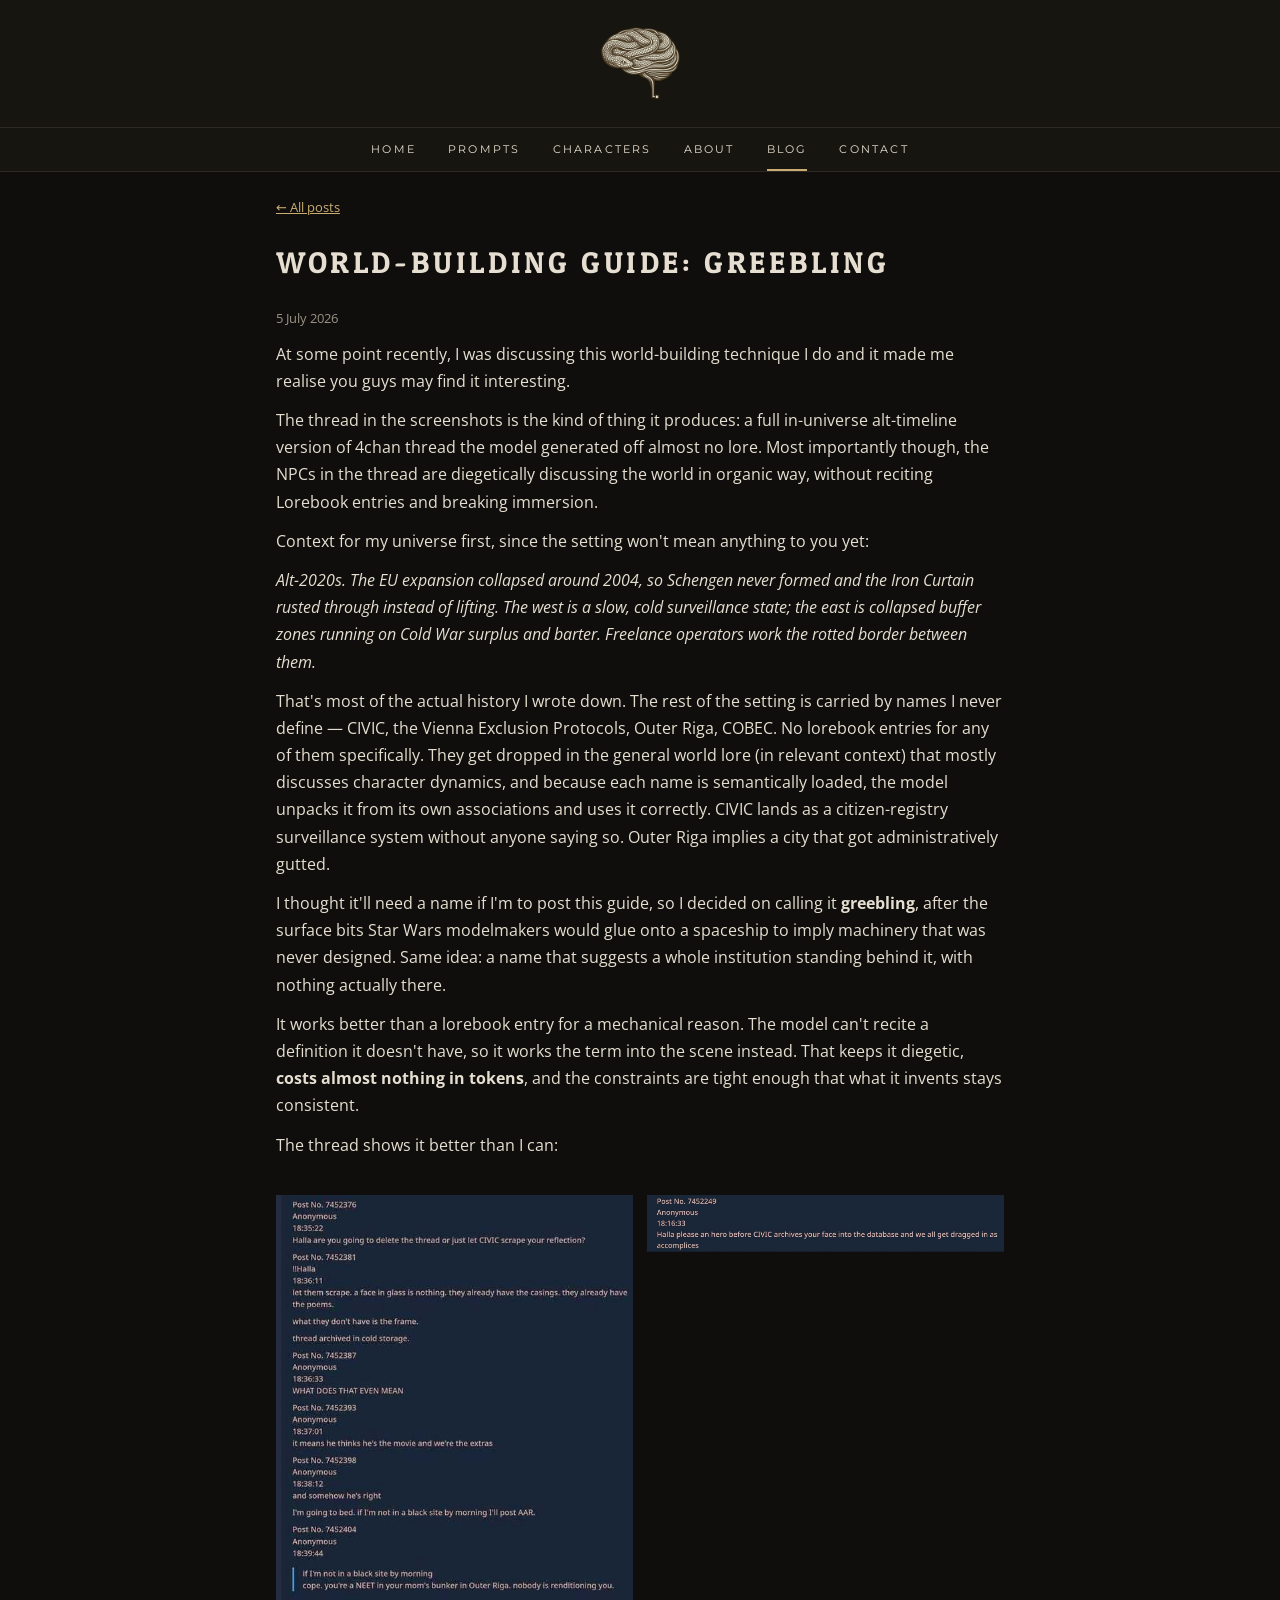
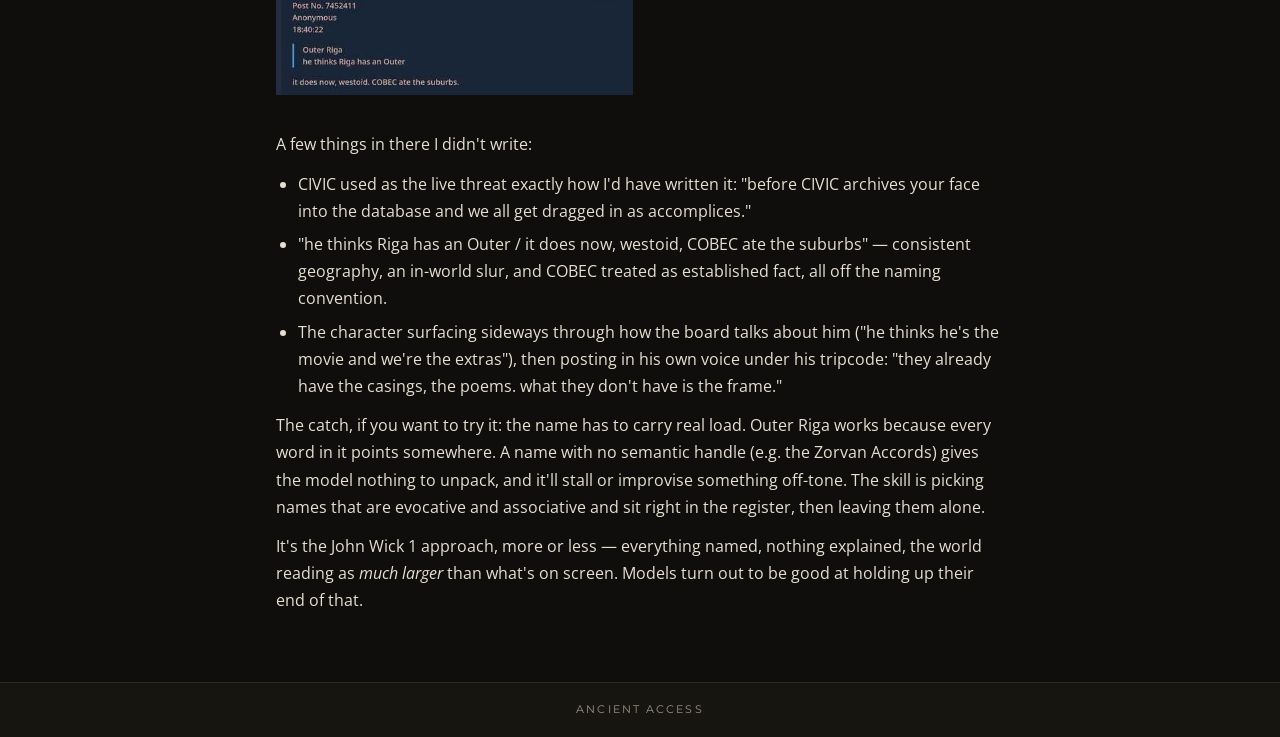
<file: blog/world-building-guide-greebling.html>
<!doctype html>
<html lang="en">
<head>
<meta charset="utf-8">
<meta name="viewport" content="width=device-width, initial-scale=1">
<title>World-building guide: Greebling - Ancient Access</title>
<link rel="preconnect" href="https://fonts.googleapis.com">
<link rel="preconnect" href="https://fonts.gstatic.com" crossorigin>
<link href="https://fonts.googleapis.com/css2?family=Montserrat:wght@500&family=Open+Sans:ital,wght@0,400;0,600;1,400&family=Patua+One&display=swap" rel="stylesheet">
<link rel="stylesheet" href="../assets/site.css">
<link rel="icon" href="../assets/img/logo-mark.png">
</head>
<body>
<header class="site-header">
  <a class="brand" href="../index.html"><img src="../assets/img/logo.png" alt="Ancient Access"></a>
  <nav class="site-nav">
    <a href="../index.html">Home</a><a href="../prompts.html">Prompts</a><a href="../characters.html">Characters</a><a href="../about.html">About</a><a href="../blog.html" aria-current="page">Blog</a><a href="../contact.html">Contact</a>
  </nav>
</header>

<main class="wrap narrow prose">
<p class="post-meta"><a href="../blog.html">← All posts</a></p>
<article>
<h1>World-building guide: Greebling</h1>
<p class="post-meta"><time datetime="2026-07-05">5 July 2026</time></p>
<p>At some point recently, I was discussing this world-building technique I do and it made me realise you guys may find it interesting.</p>
<p>The thread in the screenshots is the kind of thing it produces: a full in-universe alt-timeline version of 4chan thread the model generated off almost no lore. Most importantly though, the NPCs in the thread are diegetically discussing the world in organic way, without reciting Lorebook entries and breaking immersion.</p>
<p>Context for my universe first, since the setting won't mean anything to you yet:</p>
<p><em>Alt-2020s. The EU expansion collapsed around 2004, so Schengen never formed and the Iron Curtain rusted through instead of lifting. The west is a slow, cold surveillance state; the east is collapsed buffer zones running on Cold War surplus and barter. Freelance operators work the rotted border between them.</em></p>
<p>That's most of the actual history I wrote down. The rest of the setting is carried by names I never define — CIVIC, the Vienna Exclusion Protocols, Outer Riga, COBEC. No lorebook entries for any of them specifically. They get dropped in the general world lore (in relevant context) that mostly discusses character dynamics, and because each name is semantically loaded, the model unpacks it from its own associations and uses it correctly. CIVIC lands as a citizen-registry surveillance system without anyone saying so. Outer Riga implies a city that got administratively gutted.</p>
<p>I thought it'll need a name if I'm to post this guide, so I decided on calling it <strong>greebling</strong>, after the surface bits Star Wars modelmakers would glue onto a spaceship to imply machinery that was never designed. Same idea: a name that suggests a whole institution standing behind it, with nothing actually there.</p>
<p>It works better than a lorebook entry for a mechanical reason. The model can't recite a definition it doesn't have, so it works the term into the scene instead. That keeps it diegetic, <strong>costs almost nothing in tokens</strong>, and the constraints are tight enough that what it invents stays consistent.</p>
<p>The thread shows it better than I can:</p>
<div class="figs">
  <img src="../assets/img/blog/greebling-1.jpg" alt="Screenshot of the generated in-universe forum thread, part 1">
  <img src="../assets/img/blog/greebling-2.jpg" alt="Screenshot of the generated in-universe forum thread, part 2">
</div>
<p>A few things in there I didn't write:</p>
<ul>
<li>CIVIC used as the live threat exactly how I'd have written it: "before CIVIC archives your face into the database and we all get dragged in as accomplices."</li>
<li>"he thinks Riga has an Outer / it does now, westoid, COBEC ate the suburbs" — consistent geography, an in-world slur, and COBEC treated as established fact, all off the naming convention.</li>
<li>The character surfacing sideways through how the board talks about him ("he thinks he's the movie and we're the extras"), then posting in his own voice under his tripcode: "they already have the casings, the poems. what they don't have is the frame."</li>
</ul>
<p>The catch, if you want to try it: the name has to carry real load. Outer Riga works because every word in it points somewhere. A name with no semantic handle (e.g. the Zorvan Accords) gives the model nothing to unpack, and it'll stall or improvise something off-tone. The skill is picking names that are evocative and associative and sit right in the register, then leaving them alone.</p>
<p>It's the John Wick 1 approach, more or less — everything named, nothing explained, the world reading as <em>much larger</em> than what's on screen. Models turn out to be good at holding up their end of that.</p>

</article>
</main>

<footer class="site-footer">Ancient Access</footer>
</body>
</html>
</file>
<file: assets/site.css>
/* Ancient Access: shared styles for every page. Colors and fonts follow the original site. */
:root {
  --bg: #0f0e0c;
  --bg-deep: #000;
  --panel: #17150f;
  --panel-2: #1d1b15;
  --line: #2c2a22;
  --text: #e6dfd1;
  --muted: #9a9284;
  --gold: #c9ac72;
  --gold-hi: #e2c88f;
  --gold-dim: #8a7550;
  --head: "Patua One", Georgia, serif;
  --body: "Open Sans", system-ui, sans-serif;
  --nav: "Montserrat", system-ui, sans-serif;
}
* { box-sizing: border-box; }
[hidden] { display: none !important; }
html, body { margin: 0; background: var(--bg); color: var(--text); font-family: var(--body); }
body { min-height: 100vh; display: flex; flex-direction: column; line-height: 1.7; }
main { flex: 1; }
a { color: var(--gold); }
a:hover { color: var(--gold-hi); }
img { max-width: 100%; }
h1, h2, h3 { font-family: var(--head); font-weight: 400; letter-spacing: .12em; text-transform: uppercase; line-height: 1.3; }

/* Header */
.site-header { background: var(--panel); border-bottom: 1px solid var(--line); }
.brand { display: block; text-align: center; padding: 16px 16px 10px; }
.brand img { width: 96px; height: auto; display: inline-block; }
.site-nav { display: flex; justify-content: center; flex-wrap: wrap; gap: 0 32px; padding: 0 16px; border-top: 1px solid var(--line); }
.site-nav a { font-family: var(--nav); font-size: 11px; letter-spacing: .2em; text-transform: uppercase; color: var(--text); text-decoration: none; padding: 12px 0 10px; border-bottom: 2px solid transparent; }
.site-nav a:hover { color: var(--gold-hi); }
.site-nav a[aria-current="page"] { border-bottom-color: var(--gold); }

/* Page hero */
.hero { text-align: center; padding: 40px 16px 30px; background: var(--bg-deep) url("img/serpent-bg.jpg") center 58% / cover no-repeat; }
.hero h1 { font-size: clamp(28px, 4.4vw, 44px); margin: 0 0 10px; color: #fff; }
.hero p { font-style: italic; margin: 0 auto; max-width: 720px; }
.hero .btn { margin-top: 24px; }

.wrap { width: 100%; max-width: 1120px; margin: 0 auto; padding: 24px 16px 56px; }
.narrow { max-width: 760px; }
.lede { text-align: center; font-style: italic; color: var(--muted); max-width: 720px; margin: 0 auto 28px; }

/* Buttons */
.btn { display: inline-block; font-family: var(--head); font-size: 12px; letter-spacing: .14em; text-transform: uppercase; padding: 10px 18px; text-decoration: none; border: 1px solid var(--gold); cursor: pointer; background: none; color: var(--gold); }
.btn:hover { color: var(--gold-hi); border-color: var(--gold-hi); }
.btn.primary { background: var(--gold); color: #1a1408; }
.btn.primary:hover { background: var(--gold-hi); color: #1a1408; }

/* Collapsible notice / accordion */
details.fold { border: 1px solid var(--line); background: var(--panel); margin-bottom: 10px; }
details.fold > summary { cursor: pointer; padding: 12px 16px; font-family: var(--head); letter-spacing: .1em; text-transform: uppercase; font-size: 14px; color: var(--gold); list-style: none; }
details.fold > summary::-webkit-details-marker { display: none; }
details.fold > summary::after { content: "+"; float: right; }
details.fold[open] > summary::after { content: "–"; }
details.fold > div { padding: 0 16px 6px; font-size: 14.5px; }
details.fold.quiet > div { font-style: italic; color: var(--muted); }

/* Toolbar */
.toolbar { display: flex; flex-wrap: wrap; gap: 10px; align-items: center; margin: 18px 0; }
.search { flex: 1 1 220px; max-width: 300px; background: var(--panel); border: 1px solid var(--line); color: var(--text); padding: 9px 12px; font: inherit; font-size: 14px; }
.search:focus { outline: 1px solid var(--gold-dim); }
.chips { display: flex; flex-wrap: wrap; gap: 6px; }
.chip { background: transparent; border: 1px solid var(--line); color: var(--muted); font-family: var(--nav); font-size: 10.5px; letter-spacing: .12em; text-transform: uppercase; padding: 7px 11px; cursor: pointer; }
.chip:hover { color: var(--text); }
.chip.on { border-color: var(--gold); color: var(--gold); }

/* Tile grid */
.grid { display: grid; grid-template-columns: repeat(auto-fill, minmax(200px, 1fr)); gap: 18px; }
.tile { background: var(--panel); border: 1px solid var(--line); cursor: pointer; text-align: left; padding: 0; color: inherit; font: inherit; display: flex; flex-direction: column; transition: border-color .15s, transform .15s; }
.tile:hover, .tile:focus-visible { border-color: var(--gold-dim); transform: translateY(-2px); outline: none; }
.art { aspect-ratio: 3 / 4; width: 100%; background: radial-gradient(circle at 50% 35%, #2a2418, #0d0b08 75%) center / cover no-repeat; background-position: center 25%; }
.tile .body { padding: 12px 12px 14px; }
.tile h3 { font-size: 15px; margin: 0 0 6px; }
.tile p { margin: 0; font-size: 13px; line-height: 1.5; color: var(--muted); font-style: italic; }
.tile .tags { margin-top: 10px; padding: 0; }
.empty { color: var(--muted); font-style: italic; padding: 30px 0; text-align: center; grid-column: 1 / -1; }
.tags { display: flex; flex-wrap: wrap; gap: 5px; }
.tags span { font-family: var(--nav); font-size: 9.5px; letter-spacing: .1em; text-transform: uppercase; color: var(--gold-dim); border: 1px solid var(--line); padding: 3px 7px; }

/* Detail pop-up */
dialog { border: 1px solid var(--line); background: var(--panel); color: var(--text); padding: 0; width: min(940px, calc(100vw - 32px)); max-height: calc(100vh - 40px); }
dialog::backdrop { background: rgba(0, 0, 0, .8); }
.modal { display: grid; grid-template-columns: 300px minmax(0, 1fr); height: min(640px, calc(100vh - 42px)); }
.modal.no-art { grid-template-columns: minmax(0, 1fr); }
.modal .art { aspect-ratio: auto; height: 100%; }
.modal.no-art .art { display: none; }
.content { display: flex; flex-direction: column; min-height: 0; }
.content-head { padding: 22px 56px 0 24px; position: relative; }
.content-head h2 { margin: 0 0 6px; font-size: 24px; }
.content-head .tagline { font-weight: 600; margin: 0 0 12px; line-height: 1.5; }
.content .tags { padding: 0 24px 12px; }
.close { position: absolute; top: 14px; right: 14px; background: none; border: 0; color: var(--muted); font-size: 28px; cursor: pointer; line-height: 1; padding: 4px 8px; }
.close:hover { color: var(--text); }
.persona { display: flex; flex-wrap: wrap; align-items: center; gap: 12px; margin: 0 24px 14px; padding: 10px 12px; border: 1px solid var(--line); background: var(--panel-2); }
.persona .pic { width: 56px; height: 56px; flex: none; background: center 20% / cover no-repeat; border: 1px solid var(--line); }
.persona .who { flex: 1 1 200px; min-width: 0; font-size: 13px; line-height: 1.5; }
.persona .label { font-family: var(--nav); font-size: 9.5px; letter-spacing: .14em; text-transform: uppercase; color: var(--gold-dim); }
.persona .name { font-family: var(--head); letter-spacing: .08em; text-transform: uppercase; font-size: 14px; }
.persona .btn { flex: none; padding: 8px 12px; font-size: 11px; }
.tabs { display: flex; flex-wrap: wrap; gap: 0 22px; border-bottom: 1px solid var(--line); padding: 0 24px; }
.tabs button { flex: none; background: none; border: 0; border-bottom: 2px solid transparent; color: var(--muted); padding: 10px 0; cursor: pointer; font-family: var(--nav); font-size: 11px; letter-spacing: .14em; text-transform: uppercase; }
.tabs button:hover { color: var(--text); }
.tabs button.on { color: var(--text); border-bottom-color: var(--gold); }
.tabs button.warn { color: var(--gold); }
.pane { padding: 18px 24px; overflow-y: auto; font-size: 14.5px; flex: 1; }
.pane > :first-child { margin-top: 0; }
.actions { display: flex; flex-wrap: wrap; gap: 10px; padding: 14px 24px 18px; border-top: 1px solid var(--line); }

/* Rich text (pop-ups, about, blog) */
.prose p, .pane p { margin: 0 0 12px; }
.prose ol, .prose ul, .pane ol, .pane ul { margin: 0 0 12px; padding-left: 22px; }
.prose li, .pane li { margin-bottom: 6px; }
code { font-family: Consolas, Menlo, monospace; font-size: .88em; background: rgba(230, 223, 209, .1); padding: .1em .35em; border-radius: 3px; }
pre { background: rgba(230, 223, 209, .06); border: 1px solid rgba(230, 223, 209, .2); border-radius: 4px; padding: 1em 1.2em; overflow-x: auto; font-family: Consolas, Menlo, monospace; font-size: 13.5px; line-height: 1.55; }
pre code { background: none; padding: 0; }
blockquote { margin: 0 0 14px; padding: 4px 0 4px 18px; border-left: 3px solid var(--gold-dim); }
hr { border: 0; border-top: 1px solid var(--line); margin: 28px 0; }

/* Two-up panels (prompts, home) */
.duo { display: grid; grid-template-columns: repeat(auto-fit, minmax(300px, 1fr)); gap: 22px; }
.panel { background: var(--panel); border: 1px solid var(--line); padding: 26px 24px; display: flex; flex-direction: column; }
.panel h2 { margin: 0; font-size: 24px; text-align: center; }
.panel .ver { text-align: center; font-family: var(--head); letter-spacing: .14em; color: var(--muted); font-size: 12px; margin: 4px 0 14px; }
.panel .summary { text-align: center; flex: 1; }
.panel .actions { justify-content: center; border: 0; padding: 12px 0 0; }

/* Blog */
.post-meta { color: var(--muted); font-size: 13px; margin: 0 0 20px; }
.post-list { list-style: none; padding: 0; margin: 0; }
.post-list li { border-bottom: 1px solid var(--line); padding: 20px 0; }
.post-list h2 { margin: 0 0 4px; font-size: 22px; }
.post-list h2 a { color: var(--text); text-decoration: none; }
.post-list h2 a:hover { color: var(--gold-hi); }
.post-list p { margin: 6px 0 0; color: var(--muted); }
.prose h1 { font-size: 30px; }
.prose h2 { font-size: 21px; margin: 32px 0 12px; }
.prose h3 { font-size: 16px; margin: 24px 0 8px; }
.prose img { display: block; margin: 16px auto; }
.figs { display: grid; grid-template-columns: repeat(auto-fit, minmax(240px, 1fr)); gap: 14px; margin: 20px 0; align-items: start; }

/* Footer */
.site-footer { border-top: 1px solid var(--line); background: var(--panel); text-align: center; padding: 18px 16px; font-family: var(--nav); font-size: 10.5px; letter-spacing: .2em; text-transform: uppercase; color: var(--muted); }

@media (max-width: 720px) {
  .site-nav { gap: 0 18px; }
  .grid { grid-template-columns: repeat(2, 1fr); gap: 12px; }
  .modal, .modal.no-art { grid-template-columns: 1fr; grid-template-rows: auto minmax(0, 1fr); height: calc(100vh - 42px); }
  .modal .art { height: 180px; }
  .content-head { padding-top: 16px; }
  .content-head h2 { font-size: 20px; }
}
</file>
